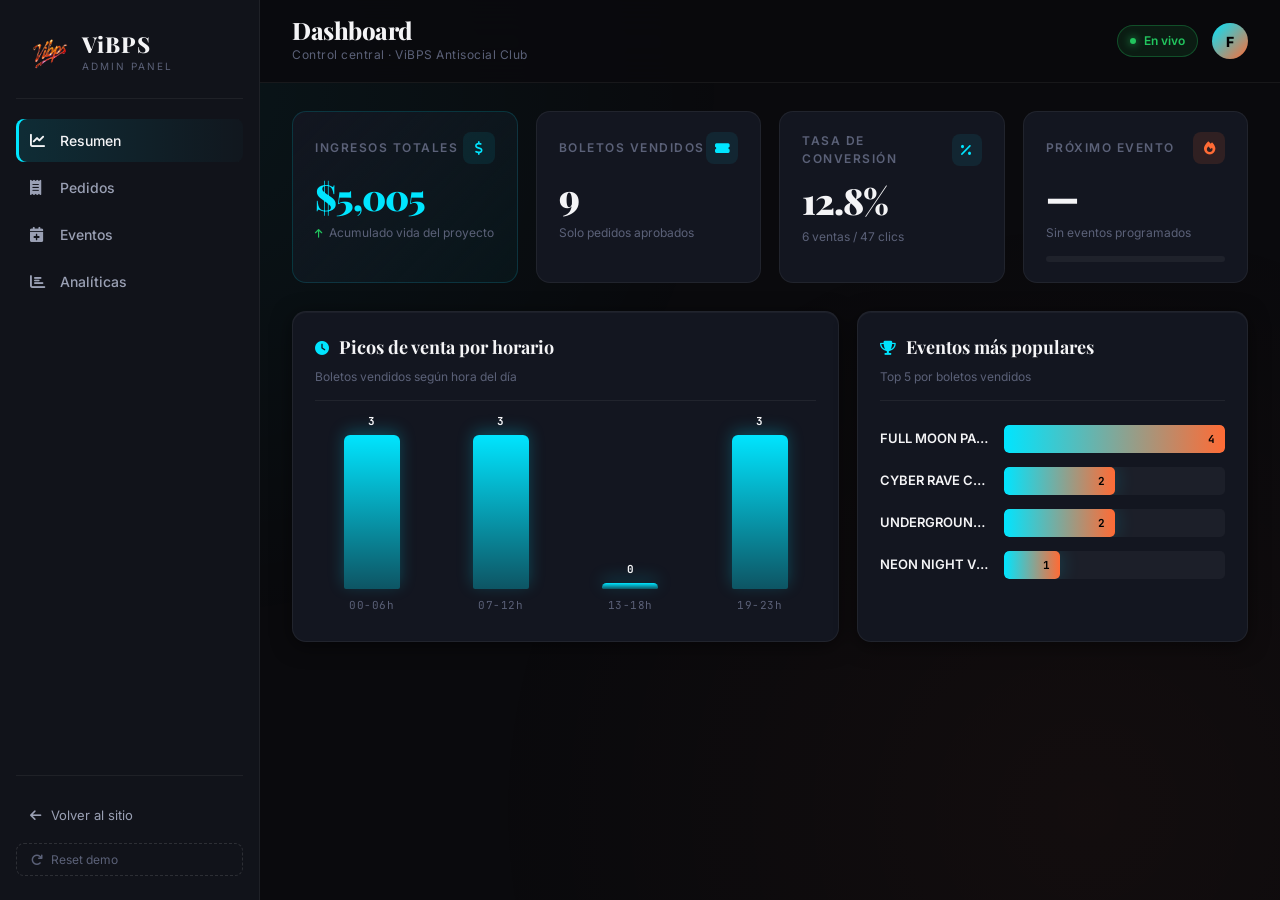
<file: admin.html>
<!DOCTYPE html>
<html lang="es">
<head>
    <meta charset="UTF-8">
    <meta name="viewport" content="width=device-width, initial-scale=1.0">
    <title>Admin Dashboard | ViBPS Antisocial Club</title>
    <link rel="preconnect" href="https://fonts.googleapis.com">
    <link rel="preconnect" href="https://fonts.gstatic.com" crossorigin>
    <link href="https://fonts.googleapis.com/css2?family=Inter:wght@400;500;600;700;800&family=JetBrains+Mono:wght@400;500;700&family=Playfair+Display:wght@700;900&display=swap" rel="stylesheet">
    <link rel="stylesheet" href="https://cdnjs.cloudflare.com/ajax/libs/font-awesome/6.4.0/css/all.min.css">
    <link rel="stylesheet" href="admin.css">
</head>
<body class="ad-body">

    <!-- ============================================================
         SIDEBAR
    ============================================================ -->
    <aside class="ad-sidebar" id="ad-sidebar">
        <div class="ad-brand">
            <img src="assets/images/logo-nuevo.png" alt="ViBPS">
            <div>
                <span class="ad-brand-name">ViBPS</span>
                <span class="ad-brand-tag">ADMIN PANEL</span>
            </div>
        </div>

        <nav class="ad-nav">
            <a href="#" class="ad-nav-link active" data-section="overview">
                <i class="fas fa-chart-line"></i> Resumen
            </a>
            <a href="#" class="ad-nav-link" data-section="pedidos">
                <i class="fas fa-receipt"></i> Pedidos
            </a>
            <a href="#" class="ad-nav-link" data-section="eventos">
                <i class="fas fa-calendar-plus"></i> Eventos
            </a>
            <a href="#" class="ad-nav-link" data-section="analytics">
                <i class="fas fa-chart-bar"></i> Analíticas
            </a>
        </nav>

        <div class="ad-sidebar-footer">
            <a href="index.html" class="ad-link-back">
                <i class="fas fa-arrow-left"></i> Volver al sitio
            </a>
            <button id="ad-reset-demo" class="ad-btn-ghost" title="Reiniciar datos demo">
                <i class="fas fa-redo"></i> Reset demo
            </button>
        </div>
    </aside>

    <!-- ============================================================
         MAIN
    ============================================================ -->
    <main class="ad-main">

        <!-- TOPBAR -->
        <header class="ad-topbar">
            <button class="ad-menu-toggle" id="ad-menu-toggle" aria-label="Menú">
                <i class="fas fa-bars"></i>
            </button>
            <div class="ad-topbar-info">
                <h1 class="ad-page-title">Dashboard</h1>
                <span class="ad-page-sub">Control central · ViBPS Antisocial Club</span>
            </div>
            <div class="ad-topbar-right">
                <div class="ad-status-pill">
                    <span class="ad-dot"></span> En vivo
                </div>
                <div class="ad-avatar">F</div>
            </div>
        </header>

        <!-- ============================================================
             SECTION: OVERVIEW (KPIs)
        ============================================================ -->
        <section class="ad-section active" id="section-overview">

            <div class="ad-kpis">
                <div class="ad-kpi ad-kpi-primary">
                    <div class="ad-kpi-head">
                        <span class="ad-kpi-label">Ingresos totales</span>
                        <i class="fas fa-dollar-sign ad-kpi-icon"></i>
                    </div>
                    <div class="ad-kpi-value" id="kpi-ingresos">$0</div>
                    <div class="ad-kpi-foot">
                        <i class="fas fa-arrow-up"></i> Acumulado vida del proyecto
                    </div>
                </div>

                <div class="ad-kpi">
                    <div class="ad-kpi-head">
                        <span class="ad-kpi-label">Boletos vendidos</span>
                        <i class="fas fa-ticket-alt ad-kpi-icon"></i>
                    </div>
                    <div class="ad-kpi-value" id="kpi-boletos">0</div>
                    <div class="ad-kpi-foot">Solo pedidos aprobados</div>
                </div>

                <div class="ad-kpi">
                    <div class="ad-kpi-head">
                        <span class="ad-kpi-label">Tasa de conversión</span>
                        <i class="fas fa-percentage ad-kpi-icon"></i>
                    </div>
                    <div class="ad-kpi-value" id="kpi-conversion">0%</div>
                    <div class="ad-kpi-foot" id="kpi-conversion-detail">0 ventas / 0 clics</div>
                </div>

                <div class="ad-kpi ad-kpi-event">
                    <div class="ad-kpi-head">
                        <span class="ad-kpi-label">Próximo evento</span>
                        <i class="fas fa-fire ad-kpi-icon"></i>
                    </div>
                    <div class="ad-kpi-value" id="kpi-evento">—</div>
                    <div class="ad-kpi-foot" id="kpi-evento-detail">Sin eventos programados</div>
                    <div class="ad-kpi-progress">
                        <div class="ad-kpi-progress-fill" id="kpi-evento-fill" style="width: 0%"></div>
                    </div>
                </div>
            </div>

            <!-- Resumen rápido: últimos pedidos + gráfica horas -->
            <div class="ad-overview-grid">
                <div class="ad-card ad-overview-chart">
                    <div class="ad-card-head">
                        <h2><i class="fas fa-clock"></i> Picos de venta por horario</h2>
                        <span class="ad-card-sub">Boletos vendidos según hora del día</span>
                    </div>
                    <div class="ad-chart-bars" id="ad-chart-horas"></div>
                </div>

                <div class="ad-card ad-overview-rank">
                    <div class="ad-card-head">
                        <h2><i class="fas fa-trophy"></i> Eventos más populares</h2>
                        <span class="ad-card-sub">Top 5 por boletos vendidos</span>
                    </div>
                    <div class="ad-chart-hbars" id="ad-chart-eventos"></div>
                </div>
            </div>
        </section>

        <!-- ============================================================
             SECTION: PEDIDOS
        ============================================================ -->
        <section class="ad-section" id="section-pedidos">
            <div class="ad-card">
                <div class="ad-card-head">
                    <h2><i class="fas fa-receipt"></i> Pedidos</h2>
                    <span class="ad-card-sub">Mostrando <strong id="ad-pedidos-count">0</strong> resultados</span>
                </div>

                <div class="ad-table-toolbar">
                    <div class="ad-tabs">
                        <button class="ad-tab active" data-filter="all">Todos</button>
                        <button class="ad-tab" data-filter="aprobado">Aprobados</button>
                        <button class="ad-tab" data-filter="pendiente">Pendientes</button>
                        <button class="ad-tab" data-filter="cancelado">Cancelados</button>
                    </div>
                    <div class="ad-search">
                        <i class="fas fa-search"></i>
                        <input type="search" id="ad-search" placeholder="Buscar por ID, cliente o evento...">
                    </div>
                </div>

                <div class="ad-table-wrap">
                    <table class="ad-table">
                        <thead>
                            <tr>
                                <th>ID Pedido</th>
                                <th>Cliente</th>
                                <th>Evento</th>
                                <th class="ad-center">Cant.</th>
                                <th>Total</th>
                                <th>Estado</th>
                                <th>Fecha</th>
                                <th class="ad-center">Acciones</th>
                            </tr>
                        </thead>
                        <tbody id="ad-pedidos-body"></tbody>
                    </table>
                    <p class="ad-empty" id="ad-pedidos-empty" style="display:none;">No hay ventas registradas.</p>
                </div>
            </div>
        </section>

        <!-- ============================================================
             SECTION: EVENTOS (creador)
        ============================================================ -->
        <section class="ad-section" id="section-eventos">

            <div class="ad-eventos-grid">

                <div class="ad-card">
                    <div class="ad-card-head">
                        <h2><i class="fas fa-calendar-plus"></i> Publicar nuevo evento</h2>
                        <span class="ad-card-sub">Aparecerá automáticamente en preventas.html</span>
                    </div>
                    <form id="ad-event-form" class="ad-form" novalidate>
                        <div class="ad-form-group">
                            <label for="ev-nombre">Nombre del evento *</label>
                            <input type="text" id="ev-nombre" name="nombre" placeholder="Ej. Neon Night Vol. 5" required>
                        </div>
                        <div class="ad-form-row">
                            <div class="ad-form-group">
                                <label for="ev-fecha">Fecha *</label>
                                <input type="date" id="ev-fecha" name="fecha" required>
                            </div>
                            <div class="ad-form-group">
                                <label for="ev-estado">Fase de venta</label>
                                <select id="ev-estado" name="estado">
                                    <option value="early">Early Bird</option>
                                    <option value="fase1" selected>Fase 1</option>
                                    <option value="last">Últimos cupos</option>
                                    <option value="general">General</option>
                                </select>
                            </div>
                        </div>
                        <div class="ad-form-row">
                            <div class="ad-form-group">
                                <label for="ev-precio">Precio por boleto (MXN) *</label>
                                <input type="number" id="ev-precio" name="precio" min="0" step="50" placeholder="450" required>
                            </div>
                            <div class="ad-form-group">
                                <label for="ev-cupos">Cupos totales *</label>
                                <input type="number" id="ev-cupos" name="cupos" min="1" placeholder="200" required>
                            </div>
                        </div>
                        <div class="ad-form-group">
                            <label for="ev-venue">Venue / Locación</label>
                            <input type="text" id="ev-venue" name="venue" placeholder="Ej. Terraza Roma Norte · DJ Set Live">
                        </div>
                        <div class="ad-form-group">
                            <label for="ev-imagen">Imagen de portada (URL)</label>
                            <input type="url" id="ev-imagen" name="imagen" placeholder="https://...">
                        </div>
                        <div class="ad-form-group">
                            <label for="ev-descripcion">Descripción</label>
                            <textarea id="ev-descripcion" name="descripcion" rows="3" placeholder="Detalles del evento..."></textarea>
                        </div>
                        <button type="submit" class="ad-btn-primary">
                            <i class="fas fa-rocket"></i> Publicar evento
                        </button>
                    </form>
                </div>

                <div class="ad-card">
                    <div class="ad-card-head">
                        <h2><i class="fas fa-list"></i> Eventos publicados</h2>
                        <span class="ad-card-sub">Gestiona tus eventos personalizados</span>
                    </div>
                    <div id="ad-eventos-list" class="ad-eventos-list"></div>
                </div>

            </div>
        </section>

        <!-- ============================================================
             SECTION: ANALYTICS
        ============================================================ -->
        <section class="ad-section" id="section-analytics">
            <div class="ad-overview-grid">
                <div class="ad-card ad-overview-chart">
                    <div class="ad-card-head">
                        <h2><i class="fas fa-clock"></i> Picos de venta por horario</h2>
                        <span class="ad-card-sub">Boletos vendidos según hora del día</span>
                    </div>
                    <div class="ad-chart-bars" id="ad-chart-horas-2"></div>
                </div>
                <div class="ad-card ad-overview-rank">
                    <div class="ad-card-head">
                        <h2><i class="fas fa-trophy"></i> Ranking de eventos</h2>
                        <span class="ad-card-sub">Por boletos vendidos</span>
                    </div>
                    <div class="ad-chart-hbars" id="ad-chart-eventos-2"></div>
                </div>
            </div>
        </section>

    </main>

    <!-- ============================================================
         MODAL DETALLE PEDIDO
    ============================================================ -->
    <div class="ad-modal" id="ad-detail-modal" aria-hidden="true">
        <div class="ad-modal-card">
            <button class="ad-modal-close" id="ad-detail-close" aria-label="Cerrar">&times;</button>
            <div class="ad-modal-body"></div>
        </div>
    </div>

    <script src="checkout.js"></script>
    <script src="admin.js"></script>
</body>
</html>
</file>
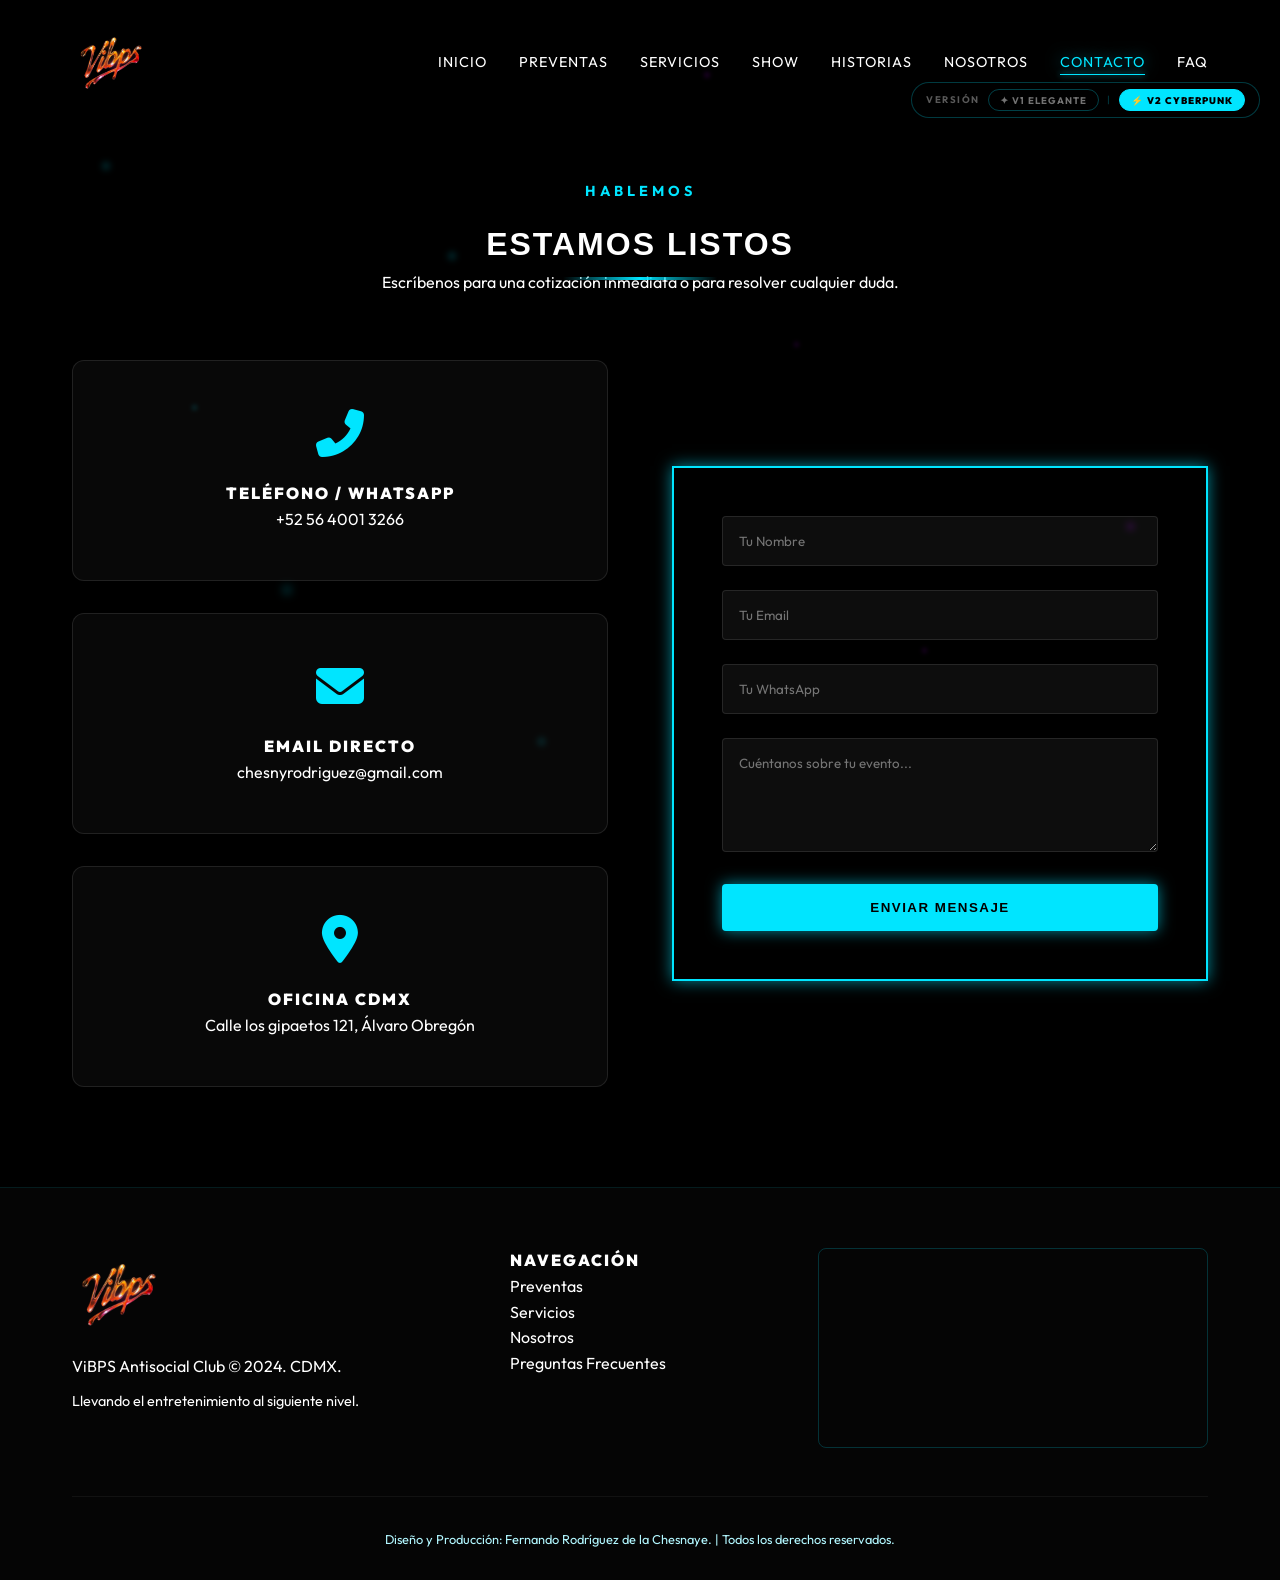
<file: contacto.html>
<!DOCTYPE html>
<html lang="es">
<head>
    <meta charset="UTF-8">
    <meta name="viewport" content="width=device-width, initial-scale=1.0">
    <title>Contacto | ViBPS Antisocial Club</title>
    <link rel="preconnect" href="https://fonts.googleapis.com">
    <link rel="preconnect" href="https://fonts.gstatic.com" crossorigin>
    <link href="https://fonts.googleapis.com/css2?family=Outfit:wght@300;400;700;900&display=swap" rel="stylesheet">
    <link rel="stylesheet" href="https://cdnjs.cloudflare.com/ajax/libs/font-awesome/6.4.0/css/all.min.css">
    <link rel="stylesheet" href="style.css">
</head>
<body>

    <header id="main-header" class="scrolled">
        <div class="container">
            <div class="logo">
                <a href="index.html">
                    <img src="assets/images/logo-nuevo.png" alt="ViBPS Logo" style="height: 75px; display: inline-block; vertical-align: middle;">
                </a>
            </div>
            <nav id="nav-menu">
                <button class="nav-close" id="nav-close" aria-label="Cerrar menu"><i class="fas fa-times"></i></button>
                <ul>
                    <li><a href="index.html">Inicio</a></li>
                    <li><a href="preventas.html">Preventas</a></li>
                    <li><a href="servicios.html">Servicios</a></li>
                    <li><a href="entretenimiento.html">Show</a></li>
                    <li><a href="historias.html">Historias</a></li>
                    <li><a href="nosotros.html">Nosotros</a></li>
                    <li><a href="contacto.html" class="active">Contacto</a></li>
                    <li><a href="faq.html">FAQ</a></li>
                </ul>
            </nav>
            <div class="menu-toggle" id="mobile-menu">
                <i class="fas fa-bars"></i>
            </div>
        </div>
    </header>

    <section class="section-padding" style="margin-top: 80px;">
        <div class="container">
            <div class="section-header reveal">
                <span class="tagline">HABLEMOS</span>
                <h2>ESTAMOS LISTOS</h2>
                <p>Escríbenos para una cotización inmediata o para resolver cualquier duda.</p>
            </div>

            <div class="grid-2 reveal">
                <div class="contact-info">
                    <div class="info-card neon-card">
                        <i class="fas fa-phone-alt"></i>
                        <h4>Teléfono / WhatsApp</h4>
                        <p>+52 56 4001 3266</p>
                    </div>
                    <div class="info-card neon-card" style="margin-top: 2rem;">
                        <i class="fas fa-envelope"></i>
                        <h4>Email Directo</h4>
                        <p>chesnyrodriguez@gmail.com</p>
                    </div>
                    <div class="info-card neon-card" style="margin-top: 2rem;">
                        <i class="fas fa-map-marker-alt"></i>
                        <h4>Oficina CDMX</h4>
                        <p>Calle los gipaetos 121, Álvaro Obregón</p>
                    </div>
                </div>
                <div class="contact-form-container neon-border">
                    <form id="vibps-contact">
                        <div class="form-group">
                            <input type="text" placeholder="Tu Nombre" required>
                        </div>
                        <div class="form-group">
                            <input type="email" placeholder="Tu Email" required>
                        </div>
                        <div class="form-group">
                            <input type="tel" placeholder="Tu WhatsApp" required>
                        </div>
                        <div class="form-group">
                            <textarea placeholder="Cuéntanos sobre tu evento..." rows="5" required></textarea>
                        </div>
                        <button type="submit" class="btn btn-primary full-width">ENVIAR MENSAJE</button>
                    </form>
                </div>
            </div>
        </div>
    </section>

    <footer>
        <div class="container">
            <div class="footer-grid">
                <div class="footer-logo">
                    <img src="assets/images/logo-nuevo.png" alt="ViBPS Logo">
                    <p>ViBPS Antisocial Club &copy; 2024. CDMX.</p>
                    <p style="font-size: 0.9rem; margin-top: 10px;">Llevando el entretenimiento al siguiente nivel.</p>
                </div>
                <div class="footer-links">
                    <h4>Navegación</h4>
                    <ul>
                        <li><a href="preventas.html">Preventas</a></li>
                        <li><a href="servicios.html">Servicios</a></li>
                        <li><a href="nosotros.html">Nosotros</a></li>
                        <li><a href="faq.html">Preguntas Frecuentes</a></li>
                    </ul>
                </div>
                <div class="footer-map">
                    <iframe src="https://www.google.com/maps/embed?pb=!1m18!1m12!1m3!1d3764.552467362!2d-99.2081!3d19.3400!2m3!1f0!2f0!3f0!3m2!1i1024!2i768!4f13.1!3m3!1m2!1s0x85d201!2sCalle%20los%20gipaetos%20121%2C%20%C3%81lvaro%20Obreg%C3%B3n%2C%20Ciudad%20de%20M%C3%A9xico!5e0!3m2!1ses!2smx!4v1715525000000" width="600" height="450" style="border:0;" allowfullscreen="" loading="lazy" referrerpolicy="no-referrer-when-downgrade"></iframe>
                </div>
            </div>
            <div class="footer-bottom">
                <p>Diseño y Producción: Fernando Rodríguez de la Chesnaye. | Todos los derechos reservados.</p>
            </div>
        </div>
    </footer>

    <script src="main.js"></script>
</body>
</html>
</file>
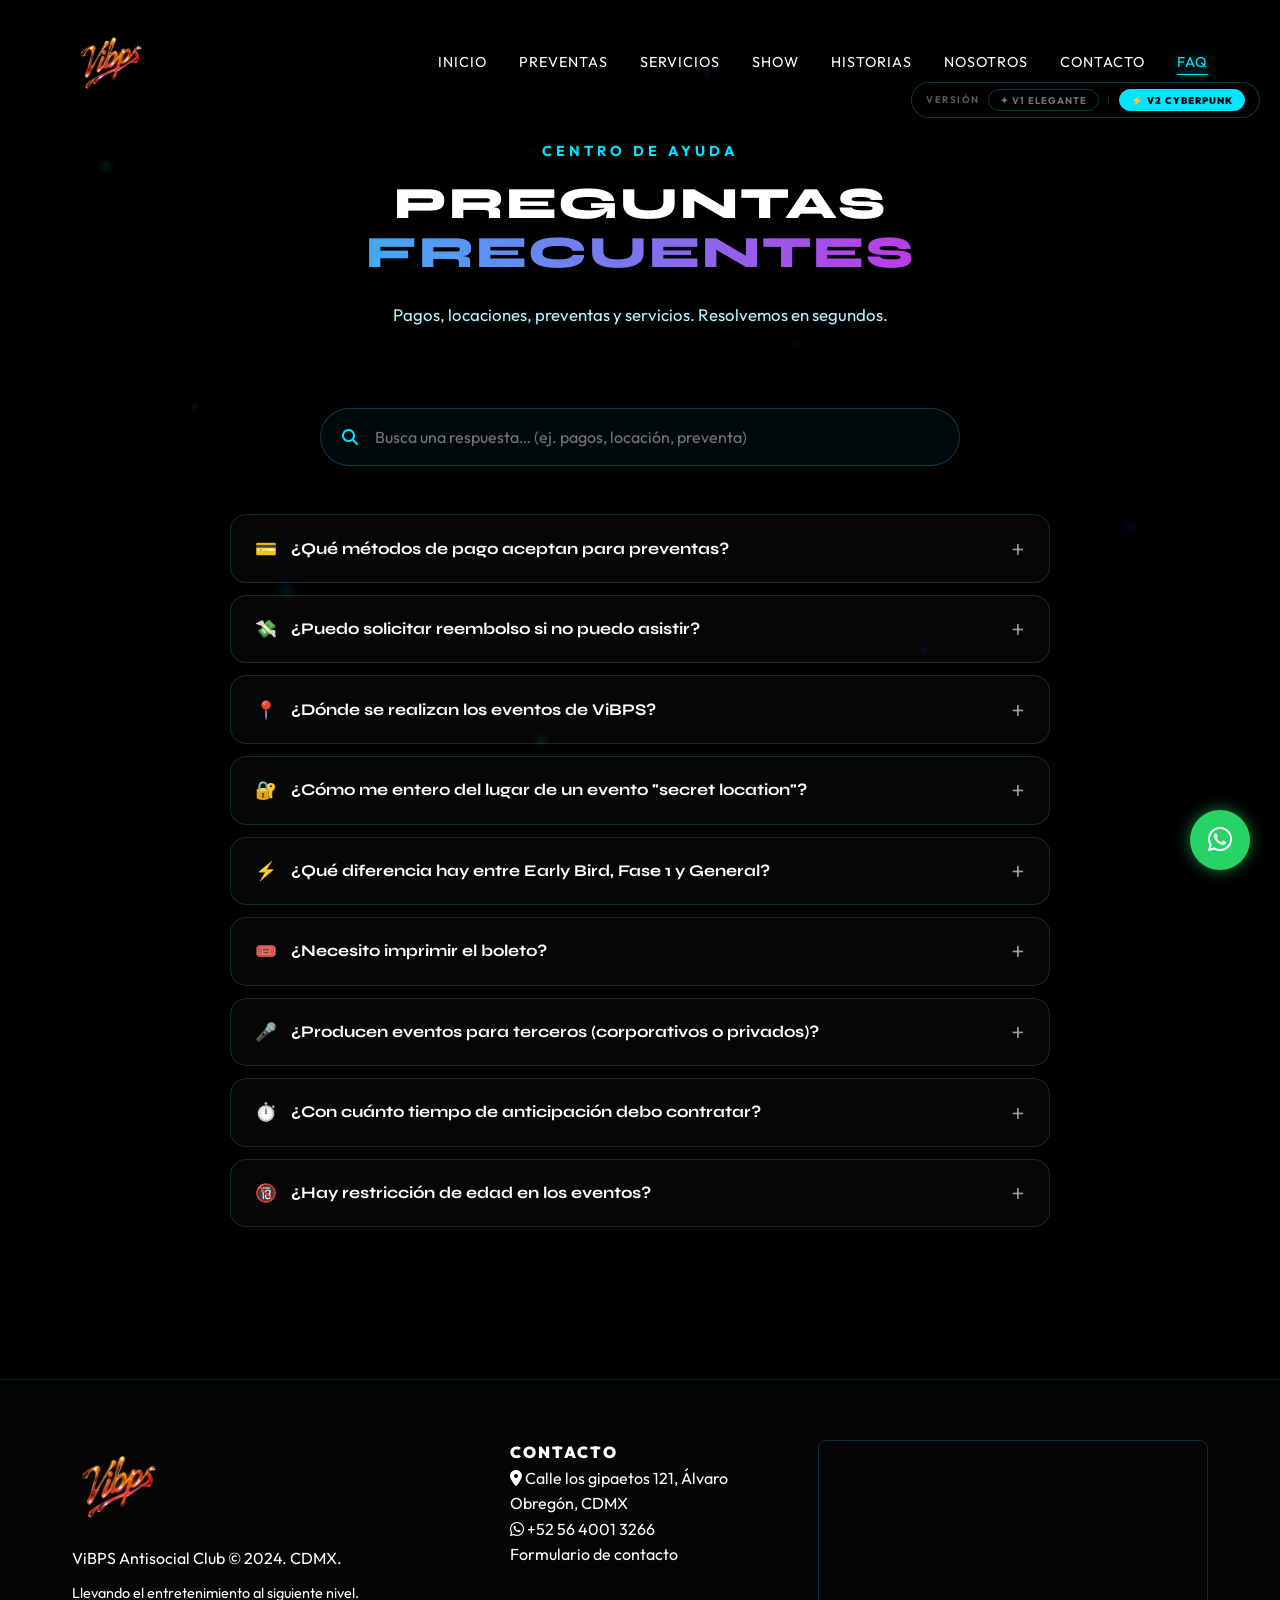
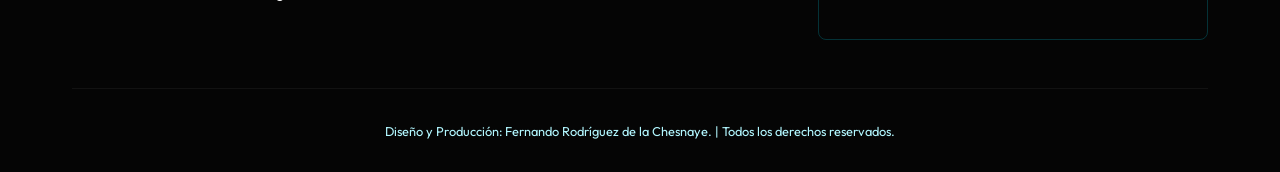
<file: faq.html>
<!DOCTYPE html>
<html lang="es">
<head>
    <meta charset="UTF-8">
    <meta name="viewport" content="width=device-width, initial-scale=1.0">
    <title>Preguntas Frecuentes | ViBPS Antisocial Club</title>
    <link rel="preconnect" href="https://fonts.googleapis.com">
    <link rel="preconnect" href="https://fonts.gstatic.com" crossorigin>
    <link href="https://fonts.googleapis.com/css2?family=Outfit:wght@300;400;700;900&family=Playfair+Display:ital,wght@0,400;0,700;0,900;1,400&family=Syne:wght@400;600;700;800&display=swap" rel="stylesheet">
    <link rel="stylesheet" href="https://cdnjs.cloudflare.com/ajax/libs/font-awesome/6.4.0/css/all.min.css">
    <link rel="stylesheet" href="style.css">
</head>
<body>

    <header id="main-header" class="scrolled">
        <div class="container">
            <div class="logo">
                <a href="index.html">
                    <img src="assets/images/logo-nuevo.png" alt="ViBPS Logo" style="height: 75px; display: inline-block; vertical-align: middle;">
                </a>
            </div>
            <nav id="nav-menu">
                <button class="nav-close" id="nav-close" aria-label="Cerrar menú"><i class="fas fa-times"></i></button>
                <ul>
                    <li><a href="index.html">Inicio</a></li>
                    <li><a href="preventas.html">Preventas</a></li>
                    <li><a href="servicios.html">Servicios</a></li>
                    <li><a href="entretenimiento.html">Show</a></li>
                    <li><a href="historias.html">Historias</a></li>
                    <li><a href="nosotros.html">Nosotros</a></li>
                    <li><a href="contacto.html">Contacto</a></li>
                    <li><a href="faq.html" class="active">FAQ</a></li>
                </ul>
            </nav>
            <div class="menu-toggle" id="mobile-menu">
                <i class="fas fa-bars"></i>
            </div>
        </div>
    </header>

    <section class="faq-hero">
        <div class="container reveal">
            <span class="tagline">CENTRO DE AYUDA</span>
            <h1 class="faq-title">
                <span class="t-line">PREGUNTAS</span>
                <span class="t-accent">FRECUENTES</span>
            </h1>
            <p class="faq-subtitle">Pagos, locaciones, preventas y servicios. Resolvemos en segundos.</p>
        </div>
    </section>

    <section class="faq-section">
        <div class="container">

            <!-- Buscador predictivo (V2) -->
            <div class="faq-search-wrap reveal">
                <i class="fas fa-search"></i>
                <input type="search" id="faq-search" placeholder="Busca una respuesta… (ej. pagos, locación, preventa)">
                <span class="faq-search-count" id="faq-search-count"></span>
            </div>

            <div class="faq-list reveal" id="faq-list">

                <details class="faq-item" data-cat="pagos">
                    <summary>
                        <span class="faq-icon">💳</span>
                        <span class="faq-q">¿Qué métodos de pago aceptan para preventas?</span>
                        <span class="faq-plus">+</span>
                    </summary>
                    <div class="faq-answer">
                        <p>Aceptamos tarjetas Visa, Mastercard y American Express, así como transferencia SPEI directa. Para eventos corporativos manejamos facturación con CFDI 4.0 y pagos a 30 días previo contrato.</p>
                    </div>
                </details>

                <details class="faq-item" data-cat="pagos">
                    <summary>
                        <span class="faq-icon">💸</span>
                        <span class="faq-q">¿Puedo solicitar reembolso si no puedo asistir?</span>
                        <span class="faq-plus">+</span>
                    </summary>
                    <div class="faq-answer">
                        <p>Los boletos en preventa son no reembolsables, pero sí transferibles. Puedes ceder tu acceso a otra persona enviándonos su nombre completo con 24 horas de anticipación a chesnyrodriguez@gmail.com.</p>
                    </div>
                </details>

                <details class="faq-item" data-cat="locaciones">
                    <summary>
                        <span class="faq-icon">📍</span>
                        <span class="faq-q">¿Dónde se realizan los eventos de ViBPS?</span>
                        <span class="faq-plus">+</span>
                    </summary>
                    <div class="faq-answer">
                        <p>Operamos en venues curados de CDMX (Roma, Condesa, Polanco, Reforma y locaciones secretas). Para eventos corporativos producimos en cualquier ciudad de México con nuestro equipo móvil completo.</p>
                    </div>
                </details>

                <details class="faq-item" data-cat="locaciones">
                    <summary>
                        <span class="faq-icon">🔐</span>
                        <span class="faq-q">¿Cómo me entero del lugar de un evento "secret location"?</span>
                        <span class="faq-plus">+</span>
                    </summary>
                    <div class="faq-answer">
                        <p>Recibirás la ubicación exacta vía WhatsApp 4 horas antes del evento, junto con instrucciones de acceso y código QR personal. Solo los compradores confirmados acceden a esta información.</p>
                    </div>
                </details>

                <details class="faq-item" data-cat="preventas">
                    <summary>
                        <span class="faq-icon">⚡</span>
                        <span class="faq-q">¿Qué diferencia hay entre Early Bird, Fase 1 y General?</span>
                        <span class="faq-plus">+</span>
                    </summary>
                    <div class="faq-answer">
                        <p>Early Bird es la primera capa con descuento (limitada a 50 cupos). Fase 1 es la preventa regular con precio intermedio. General se libera 7 días antes del evento al precio puerta. Comprar Early Bird ahorra hasta un 40%.</p>
                    </div>
                </details>

                <details class="faq-item" data-cat="preventas">
                    <summary>
                        <span class="faq-icon">🎟️</span>
                        <span class="faq-q">¿Necesito imprimir el boleto?</span>
                        <span class="faq-plus">+</span>
                    </summary>
                    <div class="faq-answer">
                        <p>No, basta con tu QR digital en el celular. Lo recibirás por email y por WhatsApp inmediatamente después de la compra. Llevar identificación oficial es obligatorio.</p>
                    </div>
                </details>

                <details class="faq-item" data-cat="servicios">
                    <summary>
                        <span class="faq-icon">🎤</span>
                        <span class="faq-q">¿Producen eventos para terceros (corporativos o privados)?</span>
                        <span class="faq-plus">+</span>
                    </summary>
                    <div class="faq-answer">
                        <p>Sí. Diseñamos y producimos eventos llave en mano: lanzamientos de marca, galas, aniversarios, conciertos privados, fiestas temáticas. Cotiza tu evento en la sección de Servicios o por WhatsApp directo al +52 56 4001 3266.</p>
                    </div>
                </details>

                <details class="faq-item" data-cat="servicios">
                    <summary>
                        <span class="faq-icon">⏱️</span>
                        <span class="faq-q">¿Con cuánto tiempo de anticipación debo contratar?</span>
                        <span class="faq-plus">+</span>
                    </summary>
                    <div class="faq-answer">
                        <p>Mínimo 6 semanas para eventos de hasta 300 personas; 3 meses para producciones mayores. Para galas de fin de año, recomendamos reservar con 6 meses de anticipación. Casos urgentes se evalúan por disponibilidad.</p>
                    </div>
                </details>

                <details class="faq-item" data-cat="general">
                    <summary>
                        <span class="faq-icon">🔞</span>
                        <span class="faq-q">¿Hay restricción de edad en los eventos?</span>
                        <span class="faq-plus">+</span>
                    </summary>
                    <div class="faq-answer">
                        <p>Todos los eventos públicos de ViBPS son +18, con identificación oficial obligatoria en el acceso. Eventos corporativos y privados se ajustan a las políticas del cliente.</p>
                    </div>
                </details>

            </div>

            <p class="faq-empty" id="faq-empty" style="display:none;">No encontramos respuestas para esa búsqueda. Escríbenos por WhatsApp.</p>
        </div>
    </section>

    <footer>
        <div class="container">
            <div class="footer-grid">
                <div class="footer-logo">
                    <img src="assets/images/logo-nuevo.png" alt="ViBPS Logo">
                    <p>ViBPS Antisocial Club &copy; 2024. CDMX.</p>
                    <p style="font-size: 0.9rem; margin-top: 10px;">Llevando el entretenimiento al siguiente nivel.</p>
                </div>
                <div class="footer-links">
                    <h4>Contacto</h4>
                    <ul>
                        <li><i class="fas fa-map-marker-alt"></i> Calle los gipaetos 121, Álvaro Obregón, CDMX</li>
                        <li><i class="fab fa-whatsapp"></i> +52 56 4001 3266</li>
                        <li><a href="contacto.html">Formulario de contacto</a></li>
                    </ul>
                </div>
                <div class="footer-map">
                    <iframe src="https://www.google.com/maps/embed?pb=!1m18!1m12!1m3!1d3764.552467362!2d-99.2081!3d19.3400!2m3!1f0!2f0!3f0!3m2!1i1024!2i768!4f13.1!3m3!1m2!1s0x85d201!2sCalle%20los%20gipaetos%20121%2C%20%C3%81lvaro%20Obreg%C3%B3n%2C%20Ciudad%20de%20M%C3%A9xico!5e0!3m2!1ses!2smx!4v1715525000000" width="600" height="450" style="border:0;" allowfullscreen="" loading="lazy" referrerpolicy="no-referrer-when-downgrade"></iframe>
                </div>
            </div>
            <div class="footer-bottom">
                <p>Diseño y Producción: Fernando Rodríguez de la Chesnaye. | Todos los derechos reservados.</p>
            </div>
        </div>
    </footer>

    <a href="https://wa.me/525640013266?text=Hola,%20tengo%20una%20pregunta%20que%20no%20vi%20en%20FAQ" class="whatsapp-float" target="_blank">
        <i class="fab fa-whatsapp"></i>
        <span class="wa-text">¡Chatea con nosotros!</span>
    </a>

    <script src="main.js"></script>
</body>
</html>
</file>
<file: admin.css>
/* ============================================================
   ViBPS ADMIN DASHBOARD · STYLES
   Dark · Data-driven · Premium · Responsive
   ============================================================ */

/* ----------- Reset & Vars ----------- */
* { box-sizing: border-box; margin: 0; padding: 0; }

:root {
    --ad-bg: #0a0a0d;
    --ad-bg-2: #11131a;
    --ad-bg-3: #161922;
    --ad-bg-card: #131620;
    --ad-border: rgba(255,255,255,0.06);
    --ad-border-strong: rgba(255,255,255,0.12);
    --ad-text: #f4f4f6;
    --ad-text-soft: #9aa0b4;
    --ad-text-muted: #5b6178;
    --ad-accent: #00E5FF;
    --ad-accent-2: #FF6B35;
    --ad-success: #22c55e;
    --ad-warn: #f59e0b;
    --ad-danger: #ef4444;
    --ad-mp-blue: #009EE3;
    --ad-font-sans: 'Inter', system-ui, -apple-system, sans-serif;
    --ad-font-serif: 'Playfair Display', serif;
    --ad-font-mono: 'JetBrains Mono', 'Menlo', monospace;
    --ad-radius: 14px;
    --ad-radius-sm: 8px;
    --ad-shadow: 0 4px 20px rgba(0,0,0,0.5), 0 1px 0 rgba(255,255,255,0.04) inset;
    --ad-trans: 0.25s cubic-bezier(0.4, 0, 0.2, 1);
}

html, body { height: 100%; }
body.ad-body {
    font-family: var(--ad-font-sans);
    background: var(--ad-bg);
    color: var(--ad-text);
    font-size: 14px;
    line-height: 1.5;
    -webkit-font-smoothing: antialiased;
    overflow-x: hidden;
}

/* Background pattern */
body.ad-body::before {
    content: '';
    position: fixed;
    inset: 0;
    background:
        radial-gradient(circle at 15% 10%, rgba(0,229,255,0.05), transparent 40%),
        radial-gradient(circle at 85% 90%, rgba(255,107,53,0.04), transparent 45%);
    pointer-events: none;
    z-index: 0;
}

a { color: inherit; text-decoration: none; }
button { font-family: inherit; cursor: pointer; border: none; background: none; color: inherit; }

/* ============================================================
   SIDEBAR
============================================================ */
.ad-sidebar {
    position: fixed;
    top: 0; left: 0;
    width: 260px;
    height: 100vh;
    background: var(--ad-bg-2);
    border-right: 1px solid var(--ad-border);
    display: flex;
    flex-direction: column;
    padding: 24px 16px;
    z-index: 100;
}

.ad-brand {
    display: flex;
    align-items: center;
    gap: 12px;
    padding: 8px 12px 24px;
    border-bottom: 1px solid var(--ad-border);
    margin-bottom: 20px;
}
.ad-brand img { width: 42px; height: 42px; object-fit: contain; }
.ad-brand-name {
    display: block;
    font-family: var(--ad-font-serif);
    font-size: 22px;
    font-weight: 800;
    letter-spacing: 1px;
    line-height: 1;
}
.ad-brand-tag {
    display: block;
    font-size: 10px;
    color: var(--ad-text-muted);
    letter-spacing: 2px;
    margin-top: 4px;
}

.ad-nav {
    display: flex;
    flex-direction: column;
    gap: 4px;
    flex: 1;
}
.ad-nav-link {
    display: flex;
    align-items: center;
    gap: 12px;
    padding: 11px 14px;
    border-radius: var(--ad-radius-sm);
    color: var(--ad-text-soft);
    font-weight: 500;
    font-size: 14px;
    transition: var(--ad-trans);
}
.ad-nav-link i { width: 18px; font-size: 15px; }
.ad-nav-link:hover {
    color: var(--ad-text);
    background: rgba(255,255,255,0.03);
}
.ad-nav-link.active {
    color: var(--ad-text);
    background: linear-gradient(90deg, rgba(0,229,255,0.12), rgba(0,229,255,0.02));
    box-shadow: inset 3px 0 0 var(--ad-accent);
}

.ad-sidebar-footer {
    display: flex;
    flex-direction: column;
    gap: 8px;
    padding-top: 20px;
    border-top: 1px solid var(--ad-border);
}
.ad-link-back {
    display: flex;
    align-items: center;
    gap: 10px;
    padding: 10px 14px;
    border-radius: var(--ad-radius-sm);
    color: var(--ad-text-soft);
    font-size: 13px;
    transition: var(--ad-trans);
}
.ad-link-back:hover { color: var(--ad-text); background: rgba(255,255,255,0.04); }

.ad-btn-ghost {
    display: flex;
    align-items: center;
    gap: 8px;
    padding: 8px 14px;
    border-radius: var(--ad-radius-sm);
    color: var(--ad-text-muted);
    font-size: 12px;
    border: 1px dashed var(--ad-border-strong);
    transition: var(--ad-trans);
}
.ad-btn-ghost:hover { color: var(--ad-danger); border-color: var(--ad-danger); }

/* ============================================================
   MAIN
============================================================ */
.ad-main {
    margin-left: 260px;
    min-height: 100vh;
    padding: 0;
    position: relative;
    z-index: 1;
}

/* TOPBAR */
.ad-topbar {
    position: sticky;
    top: 0;
    z-index: 50;
    display: flex;
    align-items: center;
    gap: 16px;
    padding: 18px 32px;
    background: rgba(10,10,13,0.85);
    backdrop-filter: blur(20px);
    border-bottom: 1px solid var(--ad-border);
}
.ad-menu-toggle { display: none; font-size: 20px; padding: 8px; }
.ad-topbar-info { flex: 1; }
.ad-page-title {
    font-family: var(--ad-font-serif);
    font-size: 24px;
    font-weight: 800;
    line-height: 1;
    letter-spacing: -0.5px;
}
.ad-page-sub {
    display: block;
    font-size: 12px;
    color: var(--ad-text-muted);
    margin-top: 4px;
    letter-spacing: 0.5px;
}
.ad-topbar-right {
    display: flex;
    align-items: center;
    gap: 14px;
}
.ad-status-pill {
    display: flex;
    align-items: center;
    gap: 8px;
    padding: 6px 12px;
    background: rgba(34, 197, 94, 0.1);
    border: 1px solid rgba(34, 197, 94, 0.3);
    border-radius: 30px;
    font-size: 12px;
    font-weight: 600;
    color: var(--ad-success);
}
.ad-dot {
    width: 6px; height: 6px;
    border-radius: 50%;
    background: var(--ad-success);
    box-shadow: 0 0 8px var(--ad-success);
    animation: ad-pulse 1.8s infinite;
}
@keyframes ad-pulse {
    0%, 100% { opacity: 1; }
    50% { opacity: 0.4; }
}
.ad-avatar {
    width: 36px; height: 36px;
    border-radius: 50%;
    background: linear-gradient(135deg, var(--ad-accent), var(--ad-accent-2));
    color: #000;
    font-weight: 800;
    display: flex;
    align-items: center;
    justify-content: center;
    font-size: 14px;
}

/* SECTIONS */
.ad-section {
    display: none;
    padding: 28px 32px 60px;
    animation: ad-fade 0.3s ease;
}
.ad-section.active { display: block; }
@keyframes ad-fade {
    from { opacity: 0; transform: translateY(8px); }
    to { opacity: 1; transform: translateY(0); }
}

/* ============================================================
   KPIs
============================================================ */
.ad-kpis {
    display: grid;
    grid-template-columns: repeat(4, 1fr);
    gap: 18px;
    margin-bottom: 28px;
}

.ad-kpi {
    background: var(--ad-bg-card);
    border: 1px solid var(--ad-border);
    border-radius: var(--ad-radius);
    padding: 20px 22px;
    transition: var(--ad-trans);
    position: relative;
    overflow: hidden;
}
.ad-kpi::before {
    content: '';
    position: absolute;
    top: 0; left: 0;
    width: 100%; height: 3px;
    background: linear-gradient(90deg, transparent, var(--ad-accent), transparent);
    opacity: 0;
    transition: opacity 0.3s;
}
.ad-kpi:hover { transform: translateY(-2px); border-color: var(--ad-border-strong); }
.ad-kpi:hover::before { opacity: 1; }

.ad-kpi-head {
    display: flex;
    align-items: center;
    justify-content: space-between;
    margin-bottom: 14px;
}
.ad-kpi-label {
    font-size: 12px;
    color: var(--ad-text-muted);
    text-transform: uppercase;
    letter-spacing: 1.5px;
    font-weight: 600;
}
.ad-kpi-icon {
    width: 32px; height: 32px;
    background: rgba(0,229,255,0.08);
    color: var(--ad-accent);
    border-radius: 8px;
    display: flex;
    align-items: center;
    justify-content: center;
    font-size: 13px;
}

.ad-kpi-value {
    font-family: var(--ad-font-serif);
    font-size: 36px;
    font-weight: 900;
    line-height: 1;
    letter-spacing: -1px;
    margin-bottom: 10px;
}
.ad-kpi-foot {
    font-size: 12px;
    color: var(--ad-text-muted);
    display: flex;
    align-items: center;
    gap: 6px;
}
.ad-kpi-foot i { color: var(--ad-success); font-size: 10px; }

.ad-kpi-primary {
    background: linear-gradient(135deg, var(--ad-bg-card), rgba(0,229,255,0.04));
    border-color: rgba(0,229,255,0.15);
}
.ad-kpi-primary .ad-kpi-value { color: var(--ad-accent); }

.ad-kpi-event .ad-kpi-icon {
    background: rgba(255,107,53,0.12);
    color: var(--ad-accent-2);
}
.ad-kpi-progress {
    margin-top: 14px;
    height: 6px;
    background: rgba(255,255,255,0.05);
    border-radius: 3px;
    overflow: hidden;
}
.ad-kpi-progress-fill {
    height: 100%;
    background: linear-gradient(90deg, var(--ad-accent-2), #ffb84d);
    border-radius: 3px;
    transition: width 0.8s cubic-bezier(0.16, 1, 0.3, 1);
}

/* ============================================================
   OVERVIEW GRID
============================================================ */
.ad-overview-grid {
    display: grid;
    grid-template-columns: 1.4fr 1fr;
    gap: 18px;
}

.ad-card {
    background: var(--ad-bg-card);
    border: 1px solid var(--ad-border);
    border-radius: var(--ad-radius);
    padding: 22px;
    box-shadow: var(--ad-shadow);
}
.ad-card-head {
    margin-bottom: 18px;
    padding-bottom: 14px;
    border-bottom: 1px solid var(--ad-border);
}
.ad-card-head h2 {
    font-family: var(--ad-font-serif);
    font-size: 18px;
    font-weight: 700;
    display: flex;
    align-items: center;
    gap: 10px;
    margin-bottom: 4px;
}
.ad-card-head h2 i { color: var(--ad-accent); font-size: 14px; }
.ad-card-sub {
    font-size: 12px;
    color: var(--ad-text-muted);
}
.ad-card-sub strong { color: var(--ad-text); }

/* ============================================================
   CHARTS (CSS puro)
============================================================ */
.ad-chart-bars {
    display: flex;
    align-items: flex-end;
    justify-content: space-around;
    height: 200px;
    padding: 16px 0 6px;
    gap: 16px;
}
.ad-bar-item {
    flex: 1;
    display: flex;
    flex-direction: column;
    align-items: center;
    gap: 8px;
    height: 100%;
}
.ad-bar-wrap {
    flex: 1;
    width: 100%;
    display: flex;
    align-items: flex-end;
    justify-content: center;
}
.ad-bar {
    width: 100%;
    max-width: 56px;
    min-height: 6px;
    background: linear-gradient(180deg, var(--ad-accent), rgba(0,229,255,0.3));
    border-radius: 6px 6px 2px 2px;
    position: relative;
    transition: height 0.8s cubic-bezier(0.16, 1, 0.3, 1);
    box-shadow: 0 -4px 16px rgba(0, 229, 255, 0.25);
}
.ad-bar-val {
    position: absolute;
    top: -22px;
    left: 50%;
    transform: translateX(-50%);
    font-family: var(--ad-font-mono);
    font-size: 11px;
    font-weight: 700;
    color: var(--ad-text);
}
.ad-bar-label {
    font-family: var(--ad-font-mono);
    font-size: 11px;
    color: var(--ad-text-muted);
    letter-spacing: 0.5px;
}

/* Horizontal bars (ranking) */
.ad-chart-hbars {
    display: flex;
    flex-direction: column;
    gap: 14px;
    padding-top: 6px;
}
.ad-hbar-item {
    display: grid;
    grid-template-columns: 1fr 2fr;
    align-items: center;
    gap: 14px;
}
.ad-hbar-label {
    font-size: 13px;
    font-weight: 600;
    color: var(--ad-text);
    overflow: hidden;
    text-overflow: ellipsis;
    white-space: nowrap;
}
.ad-hbar-track {
    background: rgba(255,255,255,0.04);
    border-radius: 5px;
    height: 28px;
    overflow: hidden;
    position: relative;
}
.ad-hbar-fill {
    height: 100%;
    background: linear-gradient(90deg, var(--ad-accent), var(--ad-accent-2));
    border-radius: 5px;
    display: flex;
    align-items: center;
    justify-content: flex-end;
    padding-right: 10px;
    min-width: 32px;
    transition: width 0.9s cubic-bezier(0.16, 1, 0.3, 1);
    box-shadow: 0 0 20px rgba(0,229,255,0.2);
}
.ad-hbar-val {
    font-family: var(--ad-font-mono);
    font-size: 11px;
    font-weight: 700;
    color: #000;
}

/* ============================================================
   TOOLBAR + TABS + SEARCH
============================================================ */
.ad-table-toolbar {
    display: flex;
    justify-content: space-between;
    align-items: center;
    gap: 16px;
    margin-bottom: 16px;
    flex-wrap: wrap;
}
.ad-tabs {
    display: flex;
    gap: 4px;
    background: var(--ad-bg);
    border: 1px solid var(--ad-border);
    border-radius: 30px;
    padding: 4px;
}
.ad-tab {
    padding: 7px 16px;
    border-radius: 30px;
    font-size: 12px;
    font-weight: 600;
    color: var(--ad-text-muted);
    transition: var(--ad-trans);
}
.ad-tab:hover { color: var(--ad-text); }
.ad-tab.active {
    background: var(--ad-accent);
    color: #000;
}

.ad-search {
    position: relative;
    flex: 1;
    max-width: 320px;
}
.ad-search i {
    position: absolute;
    left: 14px;
    top: 50%;
    transform: translateY(-50%);
    color: var(--ad-text-muted);
    font-size: 13px;
}
.ad-search input {
    width: 100%;
    padding: 9px 14px 9px 38px;
    background: var(--ad-bg);
    border: 1px solid var(--ad-border);
    border-radius: var(--ad-radius-sm);
    color: var(--ad-text);
    font-size: 13px;
    transition: var(--ad-trans);
}
.ad-search input:focus {
    outline: none;
    border-color: var(--ad-accent);
    box-shadow: 0 0 0 3px rgba(0,229,255,0.12);
}

/* ============================================================
   TABLE
============================================================ */
.ad-table-wrap {
    overflow-x: auto;
    border-radius: var(--ad-radius-sm);
    border: 1px solid var(--ad-border);
}
.ad-table {
    width: 100%;
    border-collapse: collapse;
    font-size: 13px;
}
.ad-table thead {
    background: var(--ad-bg);
}
.ad-table th {
    text-align: left;
    padding: 14px 16px;
    font-size: 11px;
    text-transform: uppercase;
    letter-spacing: 1px;
    color: var(--ad-text-muted);
    font-weight: 600;
    border-bottom: 1px solid var(--ad-border);
}
.ad-table th.ad-center, .ad-table td.ad-center { text-align: center; }
.ad-table td {
    padding: 14px 16px;
    border-bottom: 1px solid var(--ad-border);
    vertical-align: middle;
}
.ad-table tbody tr { transition: background 0.15s; }
.ad-table tbody tr:hover { background: rgba(255,255,255,0.02); }
.ad-table tbody tr:last-child td { border-bottom: none; }

.ad-id {
    font-family: var(--ad-font-mono);
    font-size: 11px;
    background: rgba(0,229,255,0.08);
    color: var(--ad-accent);
    padding: 4px 8px;
    border-radius: 4px;
}
.ad-cli strong {
    display: block;
    font-size: 13px;
    color: var(--ad-text);
    margin-bottom: 2px;
}
.ad-cli small { color: var(--ad-text-muted); font-size: 11px; }
.ad-money {
    font-family: var(--ad-font-mono);
    font-weight: 700;
    color: var(--ad-text);
}
.ad-date {
    font-size: 12px;
    color: var(--ad-text-soft);
    white-space: nowrap;
}

.ad-status {
    display: inline-block;
    padding: 4px 10px;
    border-radius: 30px;
    font-size: 11px;
    font-weight: 700;
    text-transform: uppercase;
    letter-spacing: 0.5px;
}
.ad-status-aprobado {
    background: rgba(34,197,94,0.12);
    color: var(--ad-success);
    border: 1px solid rgba(34,197,94,0.3);
}
.ad-status-pendiente {
    background: rgba(245,158,11,0.12);
    color: var(--ad-warn);
    border: 1px solid rgba(245,158,11,0.3);
}
.ad-status-cancelado {
    background: rgba(239,68,68,0.12);
    color: var(--ad-danger);
    border: 1px solid rgba(239,68,68,0.3);
}

.ad-actions { white-space: nowrap; }
.ad-act {
    width: 32px;
    height: 32px;
    border-radius: 7px;
    color: var(--ad-text-soft);
    transition: var(--ad-trans);
    margin: 0 2px;
    border: 1px solid var(--ad-border);
}
.ad-act:hover:not(:disabled) {
    color: var(--ad-text);
    background: rgba(255,255,255,0.04);
}
.ad-act-view:hover { color: var(--ad-accent); border-color: var(--ad-accent); }
.ad-act-cancel:hover:not(:disabled) { color: var(--ad-danger); border-color: var(--ad-danger); }
.ad-act:disabled { opacity: 0.3; cursor: not-allowed; }

.ad-empty {
    padding: 40px 20px;
    text-align: center;
    color: var(--ad-text-muted);
    font-size: 13px;
}

/* ============================================================
   FORM (creador de eventos)
============================================================ */
.ad-eventos-grid {
    display: grid;
    grid-template-columns: 1fr 1fr;
    gap: 18px;
}

.ad-form {
    display: flex;
    flex-direction: column;
    gap: 14px;
}
.ad-form-row {
    display: grid;
    grid-template-columns: 1fr 1fr;
    gap: 14px;
}
.ad-form-group {
    display: flex;
    flex-direction: column;
    gap: 6px;
}
.ad-form-group label {
    font-size: 12px;
    color: var(--ad-text-soft);
    font-weight: 600;
    letter-spacing: 0.3px;
}
.ad-form-group input,
.ad-form-group select,
.ad-form-group textarea {
    background: var(--ad-bg);
    border: 1px solid var(--ad-border-strong);
    border-radius: var(--ad-radius-sm);
    padding: 10px 14px;
    color: var(--ad-text);
    font-size: 13px;
    font-family: inherit;
    transition: var(--ad-trans);
}
.ad-form-group input:focus,
.ad-form-group select:focus,
.ad-form-group textarea:focus {
    outline: none;
    border-color: var(--ad-accent);
    box-shadow: 0 0 0 3px rgba(0,229,255,0.12);
}
.ad-form-group textarea { resize: vertical; min-height: 80px; }

.ad-btn-primary {
    margin-top: 6px;
    padding: 12px 22px;
    background: linear-gradient(135deg, var(--ad-accent), #00b8d4);
    color: #000;
    font-weight: 800;
    font-size: 14px;
    border-radius: var(--ad-radius-sm);
    letter-spacing: 0.5px;
    transition: var(--ad-trans);
    display: inline-flex;
    align-items: center;
    justify-content: center;
    gap: 8px;
    box-shadow: 0 4px 16px rgba(0,229,255,0.25);
}
.ad-btn-primary:hover {
    transform: translateY(-1px);
    box-shadow: 0 6px 22px rgba(0,229,255,0.4);
}

/* Eventos publicados */
.ad-eventos-list {
    display: flex;
    flex-direction: column;
    gap: 10px;
    max-height: 540px;
    overflow-y: auto;
}
.ad-evento-item {
    display: grid;
    grid-template-columns: 60px 1fr auto;
    gap: 14px;
    align-items: center;
    padding: 12px;
    background: var(--ad-bg);
    border: 1px solid var(--ad-border);
    border-radius: var(--ad-radius-sm);
    transition: var(--ad-trans);
}
.ad-evento-item:hover { border-color: var(--ad-border-strong); }
.ad-evento-item img {
    width: 60px;
    height: 60px;
    object-fit: cover;
    border-radius: 6px;
}
.ad-evento-info h4 {
    font-size: 14px;
    font-weight: 700;
    margin-bottom: 4px;
}
.ad-evento-info span {
    display: block;
    font-size: 11px;
    color: var(--ad-text-muted);
    margin: 1px 0;
}
.ad-evento-info span i { width: 12px; color: var(--ad-accent); margin-right: 4px; }
.ad-evento-del {
    width: 36px; height: 36px;
    border-radius: 7px;
    color: var(--ad-text-muted);
    border: 1px solid var(--ad-border);
    transition: var(--ad-trans);
}
.ad-evento-del:hover {
    color: var(--ad-danger);
    border-color: var(--ad-danger);
}

/* ============================================================
   MODAL (detalle pedido)
============================================================ */
.ad-modal {
    position: fixed;
    inset: 0;
    background: rgba(0,0,0,0.7);
    backdrop-filter: blur(8px);
    z-index: 200;
    display: flex;
    align-items: center;
    justify-content: center;
    padding: 20px;
    opacity: 0;
    pointer-events: none;
    transition: opacity 0.25s;
}
.ad-modal.open { opacity: 1; pointer-events: auto; }
.ad-modal-card {
    background: var(--ad-bg-card);
    border: 1px solid var(--ad-border-strong);
    border-radius: var(--ad-radius);
    padding: 32px;
    max-width: 720px;
    width: 100%;
    max-height: 90vh;
    overflow-y: auto;
    position: relative;
    transform: scale(0.95);
    transition: transform 0.25s;
}
.ad-modal.open .ad-modal-card { transform: scale(1); }
.ad-modal-close {
    position: absolute;
    top: 14px; right: 16px;
    font-size: 28px;
    color: var(--ad-text-muted);
    width: 36px; height: 36px;
    border-radius: 50%;
    display: flex;
    align-items: center;
    justify-content: center;
    transition: var(--ad-trans);
}
.ad-modal-close:hover { color: var(--ad-text); background: rgba(255,255,255,0.05); }

.ad-modal-body h3 {
    font-family: var(--ad-font-serif);
    font-size: 22px;
    font-weight: 800;
    margin-bottom: 24px;
    padding-bottom: 14px;
    border-bottom: 1px solid var(--ad-border);
}
.ad-detail-grid {
    display: grid;
    grid-template-columns: 1fr 1fr;
    gap: 24px;
}
.ad-detail-section h4 {
    font-size: 11px;
    text-transform: uppercase;
    letter-spacing: 1.5px;
    color: var(--ad-accent);
    margin-bottom: 12px;
    font-weight: 700;
}
.ad-detail-section p {
    font-size: 13px;
    color: var(--ad-text-soft);
    margin: 6px 0;
    display: flex;
    align-items: center;
    gap: 8px;
}
.ad-detail-section p i { width: 14px; color: var(--ad-text-muted); }
.ad-detail-section p strong { color: var(--ad-text); }
.ad-detail-total {
    margin-top: 14px !important;
    padding-top: 12px;
    border-top: 1px solid var(--ad-border);
    font-size: 16px !important;
    color: var(--ad-accent) !important;
}

/* ============================================================
   TOAST
============================================================ */
.ad-toast {
    position: fixed;
    bottom: 24px;
    right: 24px;
    padding: 14px 22px;
    background: var(--ad-bg-card);
    border: 1px solid var(--ad-border-strong);
    border-radius: var(--ad-radius-sm);
    color: var(--ad-text);
    font-size: 13px;
    font-weight: 600;
    box-shadow: 0 8px 28px rgba(0,0,0,0.6);
    z-index: 300;
    transform: translateY(100px);
    opacity: 0;
    transition: transform 0.3s, opacity 0.3s;
}
.ad-toast.show { transform: translateY(0); opacity: 1; }
.ad-toast-success { border-left: 3px solid var(--ad-success); }
.ad-toast-error { border-left: 3px solid var(--ad-danger); }

/* ============================================================
   RESPONSIVE
============================================================ */
@media (max-width: 1100px) {
    .ad-kpis { grid-template-columns: repeat(2, 1fr); }
    .ad-overview-grid { grid-template-columns: 1fr; }
    .ad-eventos-grid { grid-template-columns: 1fr; }
}

@media (max-width: 768px) {
    .ad-sidebar {
        transform: translateX(-100%);
        transition: transform 0.3s cubic-bezier(0.4, 0, 0.2, 1);
    }
    .ad-sidebar.open { transform: translateX(0); }
    .ad-main { margin-left: 0; }
    .ad-menu-toggle { display: flex; }
    .ad-topbar { padding: 16px 18px; }
    .ad-section { padding: 18px; }
    .ad-page-title { font-size: 20px; }
    .ad-kpi-value { font-size: 28px; }
    .ad-form-row { grid-template-columns: 1fr; }
    .ad-detail-grid { grid-template-columns: 1fr; }
    .ad-status-pill { display: none; }
}

@media (max-width: 480px) {
    .ad-kpis { grid-template-columns: 1fr; gap: 12px; }
    .ad-modal-card { padding: 20px; }
    .ad-modal-body h3 { font-size: 18px; }
}

/* Scrollbar styling */
::-webkit-scrollbar { width: 8px; height: 8px; }
::-webkit-scrollbar-track { background: var(--ad-bg); }
::-webkit-scrollbar-thumb { background: var(--ad-border-strong); border-radius: 4px; }
::-webkit-scrollbar-thumb:hover { background: var(--ad-text-muted); }
</file>
<file: style.css>
/* 
    ViBPS Antisocial Club - Cyber-Night Design System
    Colors:
    - Background: #000000 (Negro Profundo)
    - Primary: #00E5FF (Cyan Neón)
    - Secondary: #B2F7FF (Azul Hielo / Celeste Glacial)
    - Text: #FFFFFF (Blanco Puro)
*/

:root {
    --bg-color: #000000;
    --primary-color: #00E5FF;
    --secondary-color: #B2F7FF;
    --text-color: #FFFFFF;
    --dark-accent: #0A0A0A;
    --neon-glow: 0 0 15px rgba(0, 229, 255, 0.6);
    --neon-glow-strong: 0 0 25px rgba(0, 229, 255, 0.9);
    --transition: all 0.4s cubic-bezier(0.165, 0.84, 0.44, 1);
}

html {
    overflow-x: hidden;
}

* {
    margin: 0;
    padding: 0;
    box-sizing: border-box;
}

body {
    font-family: 'Outfit', sans-serif;
    background-color: var(--bg-color);
    color: var(--text-color);
    line-height: 1.6;
    overflow-x: hidden;
}

.container {
    max-width: 1200px;
    margin: 0 auto;
    padding: 0 2rem;
}

a {
    text-decoration: none;
    color: inherit;
    transition: var(--transition);
}

ul {
    list-style: none;
}

img {
    max-width: 100%;
    display: block;
}

/* Typography */
h1, h2, h3, h4 {
    text-transform: uppercase;
    letter-spacing: 2px;
    font-weight: 900;
}

.section-header {
    text-align: center;
    margin-bottom: 4rem;
}

.tagline {
    color: var(--primary-color);
    font-size: 0.9rem;
    font-weight: 700;
    letter-spacing: 4px;
    display: block;
    margin-bottom: 1rem;
}

h2 {
    font-size: 2rem;
    position: relative;
    display: inline-block;
}

h2::after {
    content: '';
    position: absolute;
    bottom: -10px;
    left: 25%;
    width: 50%;
    height: 3px;
    background: linear-gradient(90deg, transparent, var(--primary-color), transparent);
}

/* Header */
#main-header {
    position: fixed;
    top: 0;
    left: 0;
    width: 100%;
    z-index: 1000;
    padding: 1.5rem 0;
    transition: var(--transition);
    background: transparent;
}

#main-header.scrolled {
    background: rgba(0, 0, 0, 0.95);
    backdrop-filter: blur(10px);
    padding: 1rem 0;
    border-bottom: 1px solid rgba(0, 229, 255, 0.2);
}

#main-header .container {
    display: flex;
    justify-content: space-between;
    align-items: center;
}

.logo a {
    font-size: 1.8rem;
    font-weight: 900;
    color: var(--text-color);
}

.logo span {
    color: var(--primary-color);
    text-shadow: var(--neon-glow);
}

#nav-menu ul {
    display: flex;
    gap: 2rem;
}

#nav-menu ul li a {
    font-weight: 400;
    font-size: 0.9rem;
    text-transform: uppercase;
    letter-spacing: 1px;
}

#nav-menu ul li a:hover,
#nav-menu ul li a.active {
    color: var(--primary-color);
    text-shadow: var(--neon-glow);
}

.menu-toggle {
    display: none;
    font-size: 1.5rem;
    cursor: pointer;
}

.nav-close {
    display: none;
}

/* Hero Section */
#hero {
    height: 100vh;
    background-color: #000B28;
    display: flex;
    align-items: center;
    position: relative;
    overflow: hidden;
}

.hero-img-bg {
    position: absolute;
    top: 50%;
    left: 50%;
    transform: translate(-50%, -50%);
    height: 100%;
    width: auto;
    z-index: 1;
}

.hero-overlay {
    position: absolute;
    top: 0;
    left: 0;
    width: 100%;
    height: 100%;
    background: linear-gradient(135deg, rgba(0,0,0,0.65) 0%, rgba(0,0,30,0.35) 50%, rgba(0,0,0,0.65) 100%);
    z-index: 2;
}

.hero-content {
    position: relative;
    z-index: 10;
    text-align: center;
    padding-top: 100px; /* Space for the fixed header */
}

h1.glitch-text {
    font-size: 4rem;
    line-height: 1.2;
    margin-bottom: 1.5rem;
}

h1.glitch-text span {
    display: block;
    color: var(--primary-color);
    text-shadow: var(--neon-glow-strong);
}

.hero-subtitle {
    font-size: 1.2rem;
    max-width: 700px;
    margin: 0 auto 2.5rem;
    color: var(--secondary-color);
}

.hero-ctas {
    display: flex;
    justify-content: center;
    gap: 1.5rem;
    margin-bottom: 3rem;
}

/* Buttons */
.btn {
    display: inline-block;
    padding: 1rem 2.5rem;
    border-radius: 4px;
    font-weight: 700;
    text-transform: uppercase;
    letter-spacing: 1.5px;
    cursor: pointer;
    border: none;
}

.btn-primary {
    background-color: var(--primary-color);
    color: var(--bg-color);
    box-shadow: var(--neon-glow);
}

.btn-primary:hover {
    background-color: var(--secondary-color);
    box-shadow: var(--neon-glow-strong);
    transform: translateY(-3px);
}

.btn-secondary {
    background-color: transparent;
    color: var(--primary-color);
    border: 2px solid var(--primary-color);
}

.btn-secondary:hover {
    background-color: rgba(0, 229, 255, 0.1);
    transform: translateY(-3px);
}

.btn-small {
    padding: 0.6rem 1.5rem;
    font-size: 0.8rem;
    background-color: var(--primary-color);
    color: var(--bg-color);
}

/* Countdown */
.countdown-container {
    margin-top: 2rem;
}

.countdown-container h3 {
    font-size: 0.9rem;
    margin-bottom: 1rem;
    color: var(--secondary-color);
}

#countdown {
    display: flex;
    justify-content: center;
    gap: 1.5rem;
}

.time-block {
    display: flex;
    flex-direction: column;
    align-items: center;
    background: rgba(255, 255, 255, 0.05);
    padding: 1rem;
    border-radius: 8px;
    min-width: 80px;
    border: 1px solid rgba(0, 229, 255, 0.2);
}

.time-block span {
    font-size: 2rem;
    font-weight: 900;
    color: var(--primary-color);
}

.time-block small {
    font-size: 0.7rem;
    text-transform: uppercase;
    color: var(--secondary-color);
}

/* Layout Utilities */
.section-padding {
    padding: 100px 0;
}

.bg-dark-accent {
    background-color: var(--dark-accent);
}

.grid-2 {
    display: grid;
    grid-template-columns: 1fr 1fr;
    gap: 4rem;
    align-items: center;
}

.grid-3 {
    display: grid;
    grid-template-columns: repeat(3, 1fr);
    gap: 2rem;
}

/* Cards */
.neon-card {
    background: rgba(255, 255, 255, 0.03);
    padding: 3rem 2rem;
    border-radius: 12px;
    text-align: center;
    border: 1px solid rgba(255, 255, 255, 0.1);
    transition: var(--transition);
}

.neon-card:hover {
    border-color: var(--primary-color);
    box-shadow: var(--neon-glow);
    transform: translateY(-10px);
}

.neon-card i {
    font-size: 3rem;
    color: var(--primary-color);
    margin-bottom: 1.5rem;
}

.neon-border {
    border: 2px solid var(--primary-color);
    box-shadow: var(--neon-glow);
    overflow: hidden;
    position: relative;
}

/* Event Cards */
.event-card {
    border-radius: 8px;
    transition: var(--transition);
}

.event-card:hover {
    transform: scale(1.03);
}

.event-img {
    position: relative;
    height: 250px;
    overflow: hidden;
}

.event-img img {
    width: 100%;
    height: 100%;
    object-fit: cover;
}

.event-date {
    position: absolute;
    top: 1rem;
    right: 1rem;
    background: var(--primary-color);
    color: var(--bg-color);
    padding: 0.5rem 1rem;
    font-weight: 900;
    border-radius: 4px;
}

.event-info {
    padding: 1.5rem;
}

.event-info h3 {
    font-size: 1.2rem;
    margin-bottom: 0.5rem;
}

.event-info p {
    color: var(--secondary-color);
    margin-bottom: 1.5rem;
    font-size: 0.9rem;
}

/* Contact Form */
.contact-details {
    margin: 2rem 0;
}

.contact-details li {
    display: flex;
    align-items: center;
    gap: 1rem;
    margin-bottom: 1.5rem;
    font-size: 1.1rem;
}

.contact-details i {
    color: var(--primary-color);
    font-size: 1.5rem;
}

.social-links {
    display: flex;
    gap: 1.5rem;
}

.social-links a {
    font-size: 2rem;
    color: var(--text-color);
}

.social-links a:hover {
    color: var(--primary-color);
}

.contact-form-container {
    padding: 3rem;
    background: rgba(0, 0, 0, 0.5);
    backdrop-filter: blur(5px);
}

.form-group {
    margin-bottom: 1.5rem;
}

input, select, textarea {
    width: 100%;
    padding: 1rem;
    background: rgba(255, 255, 255, 0.05);
    border: 1px solid rgba(255, 255, 255, 0.1);
    color: #fff;
    border-radius: 4px;
    font-family: inherit;
    outline: none;
    transition: var(--transition);
}

input:focus, select:focus, textarea:focus {
    border-color: var(--primary-color);
    box-shadow: 0 0 10px rgba(0, 229, 255, 0.3);
}

.full-width {
    width: 100%;
}

/* WhatsApp Float */
.whatsapp-float {
    position: fixed;
    bottom: 30px;
    right: 30px;
    background-color: #25d366;
    color: white;
    width: 60px;
    height: 60px;
    border-radius: 50%;
    display: flex;
    align-items: center;
    justify-content: center;
    font-size: 30px;
    box-shadow: 0 0 15px rgba(37, 211, 102, 0.6);
    z-index: 100;
    animation: pulse-neon 2s infinite;
}

@keyframes pulse-neon {
    0% {
        box-shadow: 0 0 0 0 rgba(37, 211, 102, 0.7);
        transform: scale(1);
    }
    70% {
        box-shadow: 0 0 0 15px rgba(37, 211, 102, 0);
        transform: scale(1.1);
    }
    100% {
        box-shadow: 0 0 0 0 rgba(37, 211, 102, 0);
        transform: scale(1);
    }
}

.whatsapp-float:hover {
    background-color: #128c7e;
    box-shadow: 0 0 25px rgba(37, 211, 102, 0.9);
}

.tooltip {
    position: absolute;
    right: 70px;
    background: #333;
    color: #fff;
    padding: 0.5rem 1rem;
    border-radius: 4px;
    font-size: 0.8rem;
    white-space: nowrap;
    opacity: 0;
    pointer-events: none;
    transition: var(--transition);
}

.whatsapp-float:hover .tooltip {
    opacity: 1;
}

/* Animations */
.reveal {
    opacity: 0;
    transform: translateY(30px);
    transition: 1s all ease;
}

.reveal.active {
    opacity: 1;
    transform: translateY(0);
}

/* Footer */
footer {
    background: #050505;
    padding: 60px 0 30px;
    border-top: 1px solid rgba(0, 229, 255, 0.1);
}

.footer-grid {
    display: grid;
    grid-template-columns: 1.5fr 1fr 1.5fr;
    gap: 3rem;
    margin-bottom: 3rem;
}

.footer-logo img {
    height: 90px;
    margin-bottom: 1rem;
}

.footer-map {
    width: 100%;
    height: 200px;
    border-radius: 8px;
    overflow: hidden;
    border: 1px solid rgba(0, 229, 255, 0.2);
}

.footer-map iframe {
    width: 100%;
    height: 100%;
    filter: invert(90%) hue-rotate(180deg) brightness(0.8); /* Dark mode map */
}

.footer-bottom {
    text-align: center;
    padding-top: 2rem;
    border-top: 1px solid rgba(255, 255, 255, 0.05);
    font-size: 0.8rem;
    color: var(--secondary-color);
}

@media (max-width: 992px) {
    h1.glitch-text {
        font-size: 1.75rem;
    }

    .grid-2, .grid-3 {
        grid-template-columns: 1fr;
        gap: 3rem;
    }
}

@media (max-width: 768px) {
    h2 {
        font-size: 1.44rem;
        display: block;
        max-width: 100%;
        word-break: break-word;
    }

    .menu-toggle {
        display: block;
    }
    
    #nav-menu {
        position: fixed;
        top: 0;
        left: 0;
        width: 100%;
        z-index: 999;
        background: var(--bg-color);
        padding: 5rem 2rem 2rem;
        transform: translateY(-100%);
        transition: transform 0.4s cubic-bezier(0.165, 0.84, 0.44, 1);
        visibility: hidden;
    }

    #nav-menu.active {
        transform: translateY(0);
        visibility: visible;
    }

    #nav-menu ul {
        flex-direction: column;
        align-items: center;
    }

    .nav-close {
        display: flex;
        position: absolute;
        top: 1.2rem;
        right: 1.5rem;
        background: transparent;
        border: none;
        color: var(--primary-color);
        font-size: 2rem;
        cursor: pointer;
        padding: 0.25rem;
    }

    .hero-ctas {
        flex-direction: column;
    }

    .hero-img-bg {
        min-width: 100%;
        height: auto;
    }

    #countdown {
        gap: 0.75rem;
    }

    .time-block {
        min-width: 60px;
        padding: 0.75rem 0.5rem;
    }

    .time-block span {
        font-size: 1.5rem;
    }
}

/* ============================================================
   THEME SWITCHER FLOTANTE
   ============================================================ */
#theme-switcher {
    position: fixed;
    top: 82px;
    right: 20px;
    z-index: 9998;
    display: flex;
    align-items: center;
    gap: 8px;
    background: rgba(0, 0, 0, 0.88);
    border: 1px solid rgba(0, 229, 255, 0.25);
    backdrop-filter: blur(14px);
    -webkit-backdrop-filter: blur(14px);
    padding: 6px 14px;
    border-radius: 30px;
    font-family: 'Outfit', sans-serif;
    letter-spacing: 1.5px;
    text-transform: uppercase;
}

.sw-label {
    font-size: 0.6rem;
    font-weight: 700;
    color: rgba(255, 255, 255, 0.35);
}

.sw-sep {
    font-size: 0.6rem;
    color: rgba(0, 229, 255, 0.3);
}

.theme-btn {
    background: transparent;
    border: 1px solid rgba(0, 229, 255, 0.28);
    color: rgba(255, 255, 255, 0.45);
    padding: 4px 11px;
    border-radius: 20px;
    cursor: pointer;
    font-family: 'Outfit', sans-serif;
    font-size: 0.6rem;
    font-weight: 700;
    letter-spacing: 1px;
    text-transform: uppercase;
    transition: all 0.3s ease;
    white-space: nowrap;
}

.theme-btn:hover {
    border-color: var(--primary-color);
    color: var(--primary-color);
}

.theme-btn.active {
    background: var(--primary-color);
    color: var(--bg-color);
    border-color: var(--primary-color);
    font-weight: 900;
}

@media (max-width: 768px) {
    #theme-switcher {
        top: auto;
        bottom: 105px;
        right: 15px;
        padding: 5px 10px;
        gap: 6px;
    }
    .sw-label { display: none; }
}

/* ============================================================
   V1 — ELEGANCIA NOCTURNA  (.theme-elegant)
   ============================================================ */
body.theme-elegant {
    --neon-glow:        0 0 6px rgba(0, 229, 255, 0.18);
    --neon-glow-strong: 0 0 12px rgba(0, 229, 255, 0.32);
    --dark-accent:      #060606;
    --transition:       all 0.65s ease;
}

/* Bordes sutiles */
body.theme-elegant .neon-border {
    border: 1px solid rgba(0, 229, 255, 0.18);
    box-shadow: none;
}

/* Cards limpias */
body.theme-elegant .neon-card {
    border: 1px solid rgba(255, 255, 255, 0.06);
    background: rgba(255, 255, 255, 0.015);
    transition: all 0.6s ease;
}

body.theme-elegant .neon-card:hover {
    border-color: rgba(0, 229, 255, 0.3);
    box-shadow: 0 0 18px rgba(0, 229, 255, 0.07);
    transform: translateY(-5px);
}

/* Botones sin pulso */
body.theme-elegant .btn-primary {
    box-shadow: none;
    animation: none;
}

body.theme-elegant .btn-primary:hover {
    box-shadow: 0 0 10px rgba(0, 229, 255, 0.22);
    transform: translateY(-2px);
}

body.theme-elegant .btn-secondary:hover {
    transform: translateY(-2px);
}

/* Reveal suave */
body.theme-elegant .reveal {
    transform: translateY(16px);
    transition: 0.9s opacity ease, 0.9s transform ease;
}

/* Header scrolled limpio */
body.theme-elegant #main-header.scrolled {
    box-shadow: none;
    border-bottom: 1px solid rgba(0, 229, 255, 0.07);
}

/* Event cards */
body.theme-elegant .event-card:hover {
    transform: translateY(-4px) scale(1.01);
    box-shadow: 0 8px 28px rgba(0, 0, 0, 0.55);
}

/* WhatsApp sin pulso */
body.theme-elegant .whatsapp-float {
    animation: none;
    box-shadow: 0 2px 12px rgba(37, 211, 102, 0.3);
}

/* Línea bajo h2 discreta */
body.theme-elegant h2::after {
    opacity: 0.35;
}

/* Nav links sin subrayado animado */
body.theme-elegant #nav-menu ul li a:hover,
body.theme-elegant #nav-menu ul li a.active {
    color: var(--primary-color);
    text-shadow: none;
}

/* ============================================================
   V2 — CLUB CYBERPUNK  (.theme-interactive)
   ============================================================ */

/* Fondos de secciones con gradiente */
body.theme-interactive .bg-dark-accent {
    background: linear-gradient(180deg, #04040e 0%, #080818 100%);
}

/* Cards: hover agresivo con scale + glow */
body.theme-interactive .neon-card {
    transition: all 0.22s cubic-bezier(0.165, 0.84, 0.44, 1);
}

body.theme-interactive .neon-card:hover {
    transform: translateY(-14px) scale(1.03);
    box-shadow: 0 0 35px rgba(0, 229, 255, 0.55),
                0 0 70px rgba(0, 229, 255, 0.18);
    border-color: var(--primary-color);
}

/* Event cards: inclinación + glow */
body.theme-interactive .event-card {
    transition: all 0.22s cubic-bezier(0.165, 0.84, 0.44, 1);
}

body.theme-interactive .event-card:hover {
    transform: scale(1.05) rotate(-0.7deg);
    box-shadow: 0 0 32px rgba(0, 229, 255, 0.42);
}

/* Botón primario: pulso neón */
body.theme-interactive .btn-primary {
    animation: cyber-pulse 2.6s ease-in-out infinite;
}

@keyframes cyber-pulse {
    0%, 100% { box-shadow: 0 0 15px rgba(0, 229, 255, 0.55); }
    50%       { box-shadow: 0 0 30px rgba(0, 229, 255, 0.9),
                            0 0 60px rgba(0, 229, 255, 0.22); }
}

/* Glitch en el hero h1 */
body.theme-interactive h1.glitch-text {
    animation: glitch-anim 7s infinite;
}

@keyframes glitch-anim {
    0%, 88%, 100% { text-shadow: none; transform: none; clip-path: none; }
    89% {
        clip-path: polygon(0 10%, 100% 10%, 100% 28%, 0 28%);
        transform: translateX(-4px);
        text-shadow: 4px 0 #ff00de;
    }
    90% {
        clip-path: polygon(0 55%, 100% 55%, 100% 72%, 0 72%);
        transform: translateX(4px);
        text-shadow: -4px 0 #00E5FF;
    }
    91% { clip-path: none; transform: none; text-shadow: none; }
    93% {
        clip-path: polygon(0 35%, 100% 35%, 100% 50%, 0 50%);
        transform: translateX(-2px);
        text-shadow: 2px 0 #ff00de;
    }
    94% { clip-path: none; transform: none; text-shadow: none; }
}

/* Línea bajo h2: resplandor animado */
body.theme-interactive h2::after {
    animation: line-glow 2.4s ease-in-out infinite;
}

@keyframes line-glow {
    0%, 100% { opacity: 0.6; filter: none; }
    50%       { opacity: 1;   filter: drop-shadow(0 0 6px var(--primary-color)); }
}

/* Nav links: subrayado neón al hover */
body.theme-interactive #nav-menu ul li a {
    position: relative;
}

body.theme-interactive #nav-menu ul li a::after {
    content: '';
    position: absolute;
    bottom: -4px;
    left: 0;
    width: 0;
    height: 1px;
    background: var(--primary-color);
    box-shadow: 0 0 6px var(--primary-color);
    transition: width 0.3s ease;
}

body.theme-interactive #nav-menu ul li a:hover::after,
body.theme-interactive #nav-menu ul li a.active::after {
    width: 100%;
}

/* Reveal más rápido y dinámico */
body.theme-interactive .reveal {
    transform: translateY(38px);
    transition: 0.5s all cubic-bezier(0.165, 0.84, 0.44, 1);
}

/* WhatsApp con doble pulso */
body.theme-interactive .whatsapp-float {
    animation: pulse-neon 1.8s infinite, wa-glow 3s ease-in-out infinite;
}

@keyframes wa-glow {
    0%, 100% { box-shadow: 0 0 15px rgba(37, 211, 102, 0.6); }
    50%       { box-shadow: 0 0 28px rgba(37, 211, 102, 0.9),
                            0 0 50px rgba(37, 211, 102, 0.25); }
}

/* Partículas flotantes (inyectadas por JS) */
.cyber-particle {
    position: fixed;
    pointer-events: none;
    border-radius: 50%;
    z-index: 0;
    animation: float-particle var(--pdur, 8s) ease-in-out var(--pdel, 0s) infinite;
    mix-blend-mode: screen;
}

@keyframes float-particle {
    0%, 100% { transform: translateY(0)    translateX(0)   scale(1);   opacity: 0.25; }
    33%       { transform: translateY(-28px) translateX(9px)  scale(1.12); opacity: 0.5;  }
    66%       { transform: translateY(-12px) translateX(-6px) scale(0.9);  opacity: 0.35; }
}

/* ============================================================
   ╔════════════════════════════════════════════════════════════╗
   ║   HOME REFACTOR — Componentes con identidad V1/V2          ║
   ╚════════════════════════════════════════════════════════════╝
   ============================================================ */

/* ---------- HERO TITLE (estructura común) ---------- */
.hero-title {
    font-size: 2.8rem;
    line-height: 1.1;
    margin-bottom: 1.5rem;
    text-transform: uppercase;
}

.hero-title .t-line  { display: block; }
.hero-title .t-accent {
    display: block;
    color: var(--primary-color);
    text-shadow: var(--neon-glow-strong);
}

/* ---------- BENTO CARDS (V2 principal, ocultas en V1) ---------- */
.agitation-bento {
    display: grid;
    grid-template-columns: 1fr 1.4fr 1fr;
    gap: 1.5rem;
    perspective: 1200px;
}

.bento-card {
    background: #0d0d0d;
    border: 1px solid #1a1a1a;
    border-radius: 14px;
    padding: 2.5rem 2rem;
    transform-style: preserve-3d;
    transition: border-color 0.3s ease, box-shadow 0.3s ease;
    will-change: transform;
}

.bento-feature {
    background: linear-gradient(135deg, #0e0e1a 0%, #15152a 100%);
}

.bento-num {
    display: block;
    font-size: 0.75rem;
    letter-spacing: 4px;
    color: var(--primary-color);
    margin-bottom: 1.5rem;
    font-weight: 700;
}

.bento-card h3 {
    font-size: 1.4rem;
    margin-bottom: 1rem;
}

.bento-card p {
    color: var(--secondary-color);
    line-height: 1.7;
}

/* ---------- EDITORIAL AGITATION (V1 principal, oculto en V2) ---------- */
.agitation-editorial {
    display: grid;
    grid-template-columns: 1.2fr 1fr;
    gap: 5rem;
    align-items: center;
}

.agit-text .lead {
    font-size: 1.4rem;
    line-height: 1.5;
    margin-bottom: 1.5rem;
    color: #fff;
}

.agit-text p {
    line-height: 1.85;
    color: #cccccc;
    margin-bottom: 1.2rem;
    font-size: 1.02rem;
}

.agit-text .btn {
    margin-top: 1.5rem;
}

.agit-photo img {
    width: 100%;
    height: 520px;
    object-fit: cover;
    border-radius: 4px;
}

/* ---------- SERVICES GRID (común, estilos por tema) ---------- */
.services-grid {
    display: grid;
    grid-template-columns: repeat(4, 1fr);
    gap: 1.5rem;
}

.service-card {
    position: relative;
    height: 380px;
    border-radius: 12px;
    overflow: hidden;
    background-image: var(--bg-url);
    background-size: cover;
    background-position: center;
    transition: all 0.5s ease;
    cursor: pointer;
}

.svc-icon {
    position: absolute;
    top: 1.5rem;
    left: 1.5rem;
    font-size: 1.5rem;
    color: var(--primary-color);
    width: 50px;
    height: 50px;
    display: flex;
    align-items: center;
    justify-content: center;
    z-index: 2;
}

.svc-body {
    position: absolute;
    bottom: 0;
    left: 0;
    right: 0;
    padding: 2rem 1.5rem;
    z-index: 2;
    transition: transform 0.4s ease;
}

.svc-body h3 {
    font-size: 1.15rem;
    margin-bottom: 0.5rem;
    color: #fff;
}

.svc-body p {
    color: rgba(255,255,255,0.75);
    font-size: 0.9rem;
    margin-bottom: 1rem;
}

.svc-arrow {
    display: inline-flex;
    align-items: center;
    gap: 8px;
    font-size: 0.8rem;
    letter-spacing: 1.5px;
    text-transform: uppercase;
    color: var(--primary-color);
    opacity: 0;
    transform: translateY(10px);
    transition: all 0.4s ease;
}

.svc-arrow i { transition: transform 0.3s ease; }

.service-card:hover .svc-arrow {
    opacity: 1;
    transform: translateY(0);
}

.service-card:hover .svc-arrow i { transform: translateX(5px); }

/* ---------- TESTIMONIOS EDITORIAL (V1) ---------- */
.testimonials-editorial {
    display: grid;
    grid-template-columns: 1fr 1fr;
    gap: 4rem;
    max-width: 1000px;
    margin: 0 auto;
}

.quote-lux {
    position: relative;
    padding: 2rem 1rem;
}

.quote-lux::before {
    content: '"';
    position: absolute;
    top: -2rem;
    left: -1rem;
    font-size: 6rem;
    color: rgba(255,255,255,0.1);
    line-height: 1;
}

.quote-lux p {
    font-size: 1.15rem;
    line-height: 1.7;
    color: #e8e8e8;
    margin-bottom: 1.5rem;
    font-style: italic;
}

.quote-lux cite {
    font-size: 0.85rem;
    letter-spacing: 2px;
    color: rgba(255,255,255,0.5);
    font-style: normal;
    text-transform: uppercase;
}

/* ---------- TESTIMONIOS MARQUEE (V2) ---------- */
.testimonials-marquee {
    overflow: hidden;
    width: 100%;
    mask-image: linear-gradient(90deg, transparent, #000 8%, #000 92%, transparent);
    -webkit-mask-image: linear-gradient(90deg, transparent, #000 8%, #000 92%, transparent);
}

.marquee-track {
    display: flex;
    gap: 1.5rem;
    width: max-content;
    animation: marquee 35s linear infinite;
}

@keyframes marquee {
    0%   { transform: translateX(0); }
    100% { transform: translateX(-50%); }
}

.m-card {
    flex: 0 0 320px;
    background: rgba(255,255,255,0.03);
    backdrop-filter: blur(10px);
    border: 1px solid rgba(0,229,255,0.18);
    border-radius: 18px;
    padding: 1.5rem;
}

.m-avatar {
    width: 48px;
    height: 48px;
    border-radius: 50%;
    background: linear-gradient(135deg, var(--primary-color), #ff00de);
    margin-bottom: 1rem;
    box-shadow: 0 0 12px rgba(0,229,255,0.6);
}

.m-card p {
    font-size: 0.95rem;
    line-height: 1.55;
    color: #ddd;
    margin-bottom: 0.8rem;
}

.m-card cite {
    font-style: normal;
    font-size: 0.75rem;
    letter-spacing: 1.5px;
    color: var(--primary-color);
    text-transform: uppercase;
}

/* ---------- MARCAS ALIADAS ---------- */
.brands-row {
    display: flex;
    justify-content: space-around;
    align-items: center;
    flex-wrap: wrap;
    gap: 2rem;
    margin: 5rem 0;
    padding: 2rem 0;
    border-top: 1px solid rgba(255,255,255,0.05);
    border-bottom: 1px solid rgba(255,255,255,0.05);
}

.brand-logo {
    font-family: 'Outfit', sans-serif;
    font-weight: 900;
    font-size: 1.4rem;
    letter-spacing: 3px;
    color: rgba(255,255,255,0.4);
    transition: all 0.3s ease;
}

/* ---------- MÉTRICAS ---------- */
.metrics-grid {
    display: grid;
    grid-template-columns: repeat(4, 1fr);
    gap: 2rem;
    text-align: center;
}

.metric {
    padding: 2rem 1rem;
}

.metric-num,
.metric-plus {
    font-size: 3.5rem;
    font-weight: 900;
    color: var(--primary-color);
    line-height: 1;
    display: inline-block;
}

.metric-plus { margin-left: 4px; }

.metric small {
    display: block;
    margin-top: 1rem;
    font-size: 0.75rem;
    letter-spacing: 2px;
    text-transform: uppercase;
    color: rgba(255,255,255,0.55);
}

/* ---------- WHATSAPP EXPANDIBLE ---------- */
.whatsapp-float {
    text-decoration: none;
    overflow: hidden;
    width: 60px;
    transition: width 0.4s ease;
}

.wa-text {
    display: none;
    white-space: nowrap;
    font-size: 0.85rem;
    font-weight: 700;
    letter-spacing: 0.5px;
    margin-left: 8px;
}

/* ============================================================
   V1 — ELEGANCIA NOCTURNA: estilos específicos
   ============================================================ */

/* Tipografía editorial premium */
body.theme-elegant .hero-title {
    font-family: 'Playfair Display', serif;
    font-weight: 700;
    letter-spacing: 1px;
    text-transform: none;
    font-size: 3.15rem;
}

body.theme-elegant .hero-title .t-line {
    color: #fff;
    font-weight: 400;
}

body.theme-elegant .hero-title .t-accent {
    color: #fff;
    text-shadow: none;
    font-style: italic;
    font-weight: 900;
}

body.theme-elegant .hero-subtitle {
    color: rgba(255,255,255,0.7);
    font-size: 1.1rem;
    font-weight: 300;
    letter-spacing: 0.5px;
    max-width: 600px;
}

/* Hero overlay radial elegante */
body.theme-elegant .hero-overlay {
    background: radial-gradient(circle at center, rgba(0,0,0,0.5) 0%, rgba(0,0,0,0.92) 100%);
}

/* CTAs transparentes con borde fino */
body.theme-elegant .btn {
    border-radius: 0;
    padding: 1.1rem 2.8rem;
    font-size: 0.78rem;
    letter-spacing: 3px;
    font-weight: 400;
    transition: background 0.45s ease, color 0.45s ease;
}

body.theme-elegant .btn-primary {
    background: transparent;
    color: #fff;
    border: 1px solid rgba(255,255,255,0.5);
    box-shadow: none;
    animation: none;
}

body.theme-elegant .btn-primary:hover {
    background: #fff;
    color: #000;
    box-shadow: none;
    transform: none;
}

body.theme-elegant .btn-secondary {
    background: transparent;
    color: rgba(255,255,255,0.85);
    border: 1px solid rgba(255,255,255,0.3);
}

body.theme-elegant .btn-secondary:hover {
    background: rgba(255,255,255,0.08);
    color: #fff;
    transform: none;
}

body.theme-elegant h2 {
    font-family: 'Playfair Display', serif;
    font-weight: 700;
    letter-spacing: 0.5px;
    text-transform: none;
    font-size: 2.24rem;
}

body.theme-elegant h2::after { display: none; }

body.theme-elegant .tagline {
    color: rgba(255,255,255,0.5);
    font-size: 0.7rem;
    letter-spacing: 5px;
}

/* Agitation: mostrar editorial, ocultar bento */
body.theme-elegant .agitation-bento { display: none; }
body.theme-elegant .agitation-editorial { display: grid; }

body.theme-elegant .agit-photo img {
    filter: grayscale(100%) contrast(1.05);
    transition: filter 0.6s ease;
}

body.theme-elegant .agit-photo img:hover {
    filter: grayscale(60%) contrast(1.1);
}

/* Service cards minimalistas con imagen */
body.theme-elegant .service-card {
    border: none;
}

body.theme-elegant .service-card::before {
    content: '';
    position: absolute;
    inset: 0;
    background: linear-gradient(180deg, rgba(0,0,0,0.2) 40%, rgba(0,0,0,0.9) 100%);
    transition: background 0.5s ease;
    z-index: 1;
}

body.theme-elegant .service-card { filter: brightness(0.7); transition: filter 0.5s ease; }
body.theme-elegant .service-card:hover { filter: brightness(0.95); }

body.theme-elegant .svc-icon {
    color: rgba(255,255,255,0.85);
    background: rgba(0,0,0,0.4);
    border-radius: 50%;
    backdrop-filter: blur(6px);
}

body.theme-elegant .svc-body h3 {
    font-family: 'Playfair Display', serif;
    font-weight: 700;
    font-size: 1.3rem;
    letter-spacing: 0.5px;
    text-transform: none;
}

body.theme-elegant .svc-arrow {
    color: rgba(255,255,255,0.8);
    text-transform: none;
    letter-spacing: 0.5px;
    font-size: 0.85rem;
}

body.theme-elegant .service-card:hover .svc-body { transform: translateY(-5px); }

/* Social proof V1: editorial visible, marquee oculto */
body.theme-elegant .testimonials-marquee { display: none; }
body.theme-elegant .testimonials-editorial { display: grid; }

body.theme-elegant .quote-lux p {
    font-family: 'Playfair Display', serif;
    font-size: 1.3rem;
}

body.theme-elegant .brand-logo {
    color: rgba(255,255,255,0.35);
    filter: grayscale(100%);
    font-size: 1.2rem;
    letter-spacing: 4px;
    font-weight: 400;
}

body.theme-elegant .metric-num,
body.theme-elegant .metric-plus {
    font-family: 'Playfair Display', serif;
    color: #fff;
    font-weight: 900;
}

body.theme-elegant .metric small { color: rgba(255,255,255,0.45); }

/* Hero countdown más discreto */
body.theme-elegant .time-block {
    background: transparent;
    border: 1px solid rgba(255,255,255,0.15);
    border-radius: 0;
}

body.theme-elegant .time-block span {
    color: #fff;
    font-family: 'Playfair Display', serif;
    font-weight: 700;
}

/* WhatsApp V1: minimalista circular */
body.theme-elegant .whatsapp-float {
    background: rgba(0,0,0,0.85);
    border: 1px solid rgba(255,255,255,0.4);
    color: #fff;
    width: 56px;
    height: 56px;
    font-size: 24px;
    animation: none;
    box-shadow: 0 4px 18px rgba(0,0,0,0.4);
}

body.theme-elegant .whatsapp-float:hover {
    background: #fff;
    color: #000;
    border-color: #fff;
}

body.theme-elegant .wa-text { display: none; }

/* ============================================================
   V2 — CLUB CYBERPUNK: estilos específicos
   ============================================================ */

/* Tipografía geométrica + gradient text en h1 */
body.theme-interactive .hero-title {
    font-family: 'Syne', sans-serif;
    font-weight: 800;
    letter-spacing: -1px;
}

body.theme-interactive .hero-title .t-line { color: #fff; }

body.theme-interactive .hero-title .t-accent {
    background: linear-gradient(45deg, #00E5FF 0%, #B2F7FF 50%, #ff00de 100%);
    -webkit-background-clip: text;
    background-clip: text;
    -webkit-text-fill-color: transparent;
    text-shadow: none;
    animation: gradient-shift 4s ease-in-out infinite;
    background-size: 200% 100%;
}

@keyframes gradient-shift {
    0%, 100% { background-position: 0% 50%; }
    50%       { background-position: 100% 50%; }
}

body.theme-interactive .hero-overlay {
    background: linear-gradient(135deg, rgba(0,0,0,0.8) 0%, rgba(0,229,255,0.08) 50%, rgba(180,0,255,0.12) 100%);
}

body.theme-interactive h2 {
    font-family: 'Syne', sans-serif;
    font-weight: 800;
}

/* Agitation V2: mostrar bento, ocultar editorial */
body.theme-interactive .agitation-editorial { display: none; }
body.theme-interactive .agitation-bento { display: grid; }

body.theme-interactive .bento-card:hover {
    border-color: var(--primary-color);
    box-shadow: 0 0 30px rgba(0,229,255,0.35),
                0 0 60px rgba(0,229,255,0.12);
}

body.theme-interactive .bento-card h3 {
    font-family: 'Syne', sans-serif;
    font-weight: 700;
}

/* Service cards glassmorphism */
body.theme-interactive .service-card {
    background-image: none !important;
    background: rgba(255,255,255,0.03);
    backdrop-filter: blur(14px);
    -webkit-backdrop-filter: blur(14px);
    border: 1px solid rgba(0,229,255,0.2);
    height: 340px;
    overflow: hidden;
}

body.theme-interactive .service-card::after {
    content: '';
    position: absolute;
    inset: 0;
    background-image: var(--bg-url);
    background-size: cover;
    background-position: center;
    opacity: 0.15;
    transition: opacity 0.4s ease;
    z-index: 0;
}

body.theme-interactive .service-card:hover {
    transform: translateY(-10px);
    border-color: var(--primary-color);
    box-shadow: 0 0 30px rgba(0,229,255,0.4);
    background: rgba(0,229,255,0.04);
}

body.theme-interactive .service-card:hover::after { opacity: 0.25; }

body.theme-interactive .svc-icon {
    background: rgba(0,229,255,0.1);
    border: 1px solid rgba(0,229,255,0.4);
    border-radius: 12px;
    color: var(--primary-color);
    text-shadow: 0 0 8px var(--primary-color);
    transition: transform 0.4s ease;
}

body.theme-interactive .service-card:hover .svc-icon {
    transform: rotate(8deg) scale(1.1);
}

body.theme-interactive .svc-body h3 { font-family: 'Syne', sans-serif; }

/* Social proof V2: marquee visible, editorial oculto */
body.theme-interactive .testimonials-editorial { display: none; }
body.theme-interactive .testimonials-marquee { display: block; }

body.theme-interactive .brand-logo {
    color: var(--primary-color);
    text-shadow: 0 0 6px rgba(0,229,255,0.4);
    font-family: 'Syne', sans-serif;
}

body.theme-interactive .metric-num,
body.theme-interactive .metric-plus {
    color: var(--primary-color);
    text-shadow: 0 0 12px rgba(0,229,255,0.5);
    font-family: 'Syne', sans-serif;
}

/* WhatsApp V2: expandible con radar */
body.theme-interactive .whatsapp-float {
    padding: 0;
    width: 60px;
    border-radius: 30px;
    overflow: hidden;
    justify-content: flex-start;
    animation: wa-radar 2.5s ease-out infinite;
    transition: width 0.4s cubic-bezier(0.165, 0.84, 0.44, 1);
}

body.theme-interactive .whatsapp-float i {
    flex-shrink: 0;
    width: 60px;
    text-align: center;
    font-size: 28px;
    color: #fff;
}

body.theme-interactive .whatsapp-float:hover {
    width: 230px;
}

body.theme-interactive .wa-text {
    display: inline-block;
    max-width: 0;
    overflow: hidden;
    white-space: nowrap;
    opacity: 0;
    transition: opacity 0.3s ease 0.15s, max-width 0.4s cubic-bezier(0.165, 0.84, 0.44, 1);
}

body.theme-interactive .whatsapp-float:hover .wa-text {
    opacity: 1;
    max-width: 180px;
}

@keyframes wa-radar {
    0%   { box-shadow: 0 0 0 0 rgba(37,211,102,0.7),
                       0 0 0 0 rgba(0,229,255,0.5); }
    70%  { box-shadow: 0 0 0 22px rgba(37,211,102,0),
                       0 0 0 35px rgba(0,229,255,0); }
    100% { box-shadow: 0 0 0 0 rgba(37,211,102,0),
                       0 0 0 0 rgba(0,229,255,0); }
}

/* ============================================================
   RESPONSIVE — Refactor home
   ============================================================ */
@media (max-width: 992px) {
    .agitation-editorial,
    .testimonials-editorial { grid-template-columns: 1fr; gap: 2.5rem; }
    .agitation-bento { grid-template-columns: 1fr; }
    .services-grid { grid-template-columns: repeat(2, 1fr); }
    .metrics-grid { grid-template-columns: repeat(2, 1fr); gap: 1rem; }
    .metric-num, .metric-plus { font-size: 2.5rem; }
    .hero-title { font-size: 2.8rem; }
    body.theme-elegant .hero-title { font-size: 3rem; }
    body.theme-elegant h2 { font-size: 2rem; }
    .brands-row { gap: 1rem; }
    .brand-logo { font-size: 1rem; letter-spacing: 2px; }
    .agit-photo img { height: 360px; }
}

@media (max-width: 768px) {
    .services-grid { grid-template-columns: 1fr; }
    .m-card { flex: 0 0 260px; padding: 1.2rem; }
    .hero-title { font-size: 2.2rem; }
    body.theme-elegant .hero-title { font-size: 2.4rem; }
    body.theme-interactive .whatsapp-float:hover { width: 60px; }
    body.theme-interactive .wa-text { display: none; }
}

/* ============================================================
   ╔════════════════════════════════════════════════════════════╗
   ║   BRAND COLORS — ajustados al Manual de Identidad VIBPS    ║
   ║   Negro · Blanco · Azul eléctrico · Acentos neón           ║
   ╚════════════════════════════════════════════════════════════╝
   ============================================================ */
:root {
    --electric-blue: #0040FF;
    --warm-accent:   #FF6B35;
    --magenta:       #FF00DE;
    --ease-out-soft: cubic-bezier(0.16, 1, 0.3, 1);
    --ease-in-out-soft: cubic-bezier(0.65, 0, 0.35, 1);
}

/* ============================================================
   V2 — EFECTOS DE ENTRADA / SALIDA MÁS SUAVES (global)
   ============================================================ */
body.theme-interactive .reveal {
    transform: translateY(50px);
    transition: opacity 0.85s var(--ease-out-soft),
                transform 0.85s var(--ease-out-soft),
                filter 0.85s var(--ease-out-soft);
    filter: blur(8px);
}
body.theme-interactive .reveal.active {
    transform: translateY(0);
    filter: blur(0);
}

/* Stagger en cards/items hijos al revelarse */
body.theme-interactive .reveal.active .pv-card,
body.theme-interactive .reveal.active .service-card,
body.theme-interactive .reveal.active .bento-card,
body.theme-interactive .reveal.active .neon-card {
    animation: rise-fade 0.9s var(--ease-out-soft) both;
}
body.theme-interactive .reveal.active > *:nth-child(1) { animation-delay: 0.05s; }
body.theme-interactive .reveal.active > *:nth-child(2) { animation-delay: 0.15s; }
body.theme-interactive .reveal.active > *:nth-child(3) { animation-delay: 0.25s; }
body.theme-interactive .reveal.active > *:nth-child(4) { animation-delay: 0.35s; }
body.theme-interactive .reveal.active > *:nth-child(5) { animation-delay: 0.45s; }
body.theme-interactive .reveal.active > *:nth-child(6) { animation-delay: 0.55s; }

@keyframes rise-fade {
    from { opacity: 0; transform: translateY(35px) scale(0.97); filter: blur(6px); }
    to   { opacity: 1; transform: translateY(0)   scale(1);    filter: blur(0); }
}

/* ============================================================
   ╔════════════════════════════════════════════════════════════╗
   ║   PÁGINA PREVENTAS                                         ║
   ╚════════════════════════════════════════════════════════════╝
   ============================================================ */

/* HERO INTRO */
.pv-hero {
    padding: 160px 0 60px;
    text-align: center;
}

.pv-title {
    font-size: 3.15rem;
    line-height: 1.05;
    margin: 1rem 0 1.5rem;
    text-transform: uppercase;
}

.pv-title .t-line   { display: block; }
.pv-title .t-accent {
    display: block;
    color: var(--primary-color);
    text-shadow: var(--neon-glow-strong);
}

.pv-subtitle {
    max-width: 680px;
    margin: 0 auto;
    font-size: 1.1rem;
    color: var(--secondary-color);
    line-height: 1.6;
}

/* FILTROS */
.pv-filter-section { padding: 1rem 0 3rem; }

.pv-filter {
    display: flex;
    justify-content: space-between;
    align-items: center;
    gap: 2rem;
    flex-wrap: wrap;
}

.pv-search {
    position: relative;
    flex: 1;
    min-width: 280px;
}

.pv-search i {
    position: absolute;
    left: 18px;
    top: 50%;
    transform: translateY(-50%);
    color: rgba(255,255,255,0.4);
    font-size: 0.9rem;
}

.pv-search input {
    width: 100%;
    padding: 14px 18px 14px 46px;
    background: rgba(255,255,255,0.04);
    border: 1px solid rgba(255,255,255,0.08);
    border-radius: 30px;
    color: #fff;
    font-family: inherit;
    font-size: 0.9rem;
    outline: none;
    transition: all 0.3s ease;
}

.pv-search input:focus {
    border-color: var(--primary-color);
    background: rgba(0,229,255,0.05);
}

.pv-pills {
    display: flex;
    gap: 8px;
    flex-wrap: wrap;
}

.pv-pill {
    background: transparent;
    border: 1px solid rgba(255,255,255,0.15);
    color: rgba(255,255,255,0.65);
    padding: 8px 16px;
    border-radius: 20px;
    cursor: pointer;
    font-family: 'Outfit', sans-serif;
    font-size: 0.75rem;
    font-weight: 700;
    letter-spacing: 1px;
    text-transform: uppercase;
    transition: all 0.3s ease;
}

.pv-pill:hover {
    border-color: var(--primary-color);
    color: var(--primary-color);
}

.pv-pill.active {
    background: var(--primary-color);
    color: var(--bg-color);
    border-color: var(--primary-color);
}

/* GRID */
.pv-grid-section { padding: 0 0 120px; }

.pv-grid {
    display: grid;
    grid-template-columns: repeat(3, 1fr);
    gap: 40px;
}

.pv-empty {
    text-align: center;
    margin-top: 4rem;
    color: rgba(255,255,255,0.5);
    font-style: italic;
}

.pv-card {
    background: #0a0a0a;
    border-radius: 0;
    overflow: hidden;
    position: relative;
    transition: transform 0.6s cubic-bezier(0.25, 1, 0.5, 1),
                box-shadow 0.6s cubic-bezier(0.25, 1, 0.5, 1);
    --mx: 50%;
    --my: 50%;
}

.pv-card.hidden { display: none; }

.pv-img {
    position: relative;
    height: 280px;
    overflow: hidden;
    background: #000;
}

.pv-img img {
    width: 100%;
    height: 100%;
    object-fit: cover;
    transition: transform 0.8s cubic-bezier(0.25, 1, 0.5, 1);
}

.pv-card:hover .pv-img img { transform: scale(1.04); }

.pv-date {
    position: absolute;
    top: 16px;
    left: 16px;
    background: rgba(0,0,0,0.7);
    backdrop-filter: blur(8px);
    padding: 10px 14px;
    text-align: center;
    line-height: 1;
}

.pv-day {
    display: block;
    font-size: 1.8rem;
    font-weight: 900;
    color: #fff;
}

.pv-month {
    display: block;
    font-size: 0.65rem;
    letter-spacing: 2px;
    color: var(--secondary-color);
    margin-top: 4px;
}

.pv-badge {
    position: absolute;
    top: 16px;
    right: 16px;
    padding: 6px 12px;
    font-size: 0.65rem;
    font-weight: 700;
    letter-spacing: 1.5px;
    text-transform: uppercase;
    border-radius: 4px;
}

.badge-early { background: rgba(255,255,255,0.12); color: rgba(255,255,255,0.9); border: 1px solid rgba(255,255,255,0.2); }
.badge-fase1 { background: rgba(0,229,255,0.15); color: var(--primary-color); border: 1px solid rgba(0,229,255,0.3); }
.badge-last  { background: rgba(255,60,60,0.15); color: #ff5e5e; border: 1px solid rgba(255,60,60,0.35); }

.pv-body { padding: 24px 20px 28px; }

.pv-body h3 {
    font-size: 1.2rem;
    margin-bottom: 6px;
    color: #fff;
}

.pv-venue {
    color: rgba(255,255,255,0.55);
    font-size: 0.85rem;
    margin-bottom: 18px;
}

.pv-meta {
    display: flex;
    justify-content: space-between;
    align-items: center;
    margin-bottom: 18px;
    padding-bottom: 16px;
    border-bottom: 1px solid rgba(255,255,255,0.06);
}

.pv-price {
    font-size: 1.3rem;
    font-weight: 900;
    color: var(--primary-color);
}

.pv-availability {
    font-size: 0.75rem;
    color: rgba(255,255,255,0.45);
    letter-spacing: 0.5px;
}

.pv-cta { width: 100%; text-align: center; }
.cta-v1, .cta-v2 { display: inline-block; }

/* === PREVENTAS V1 ELEGANTE === */
body.theme-elegant .pv-title {
    font-family: 'Playfair Display', serif;
    font-weight: 400;
    text-transform: none;
    letter-spacing: 0.5px;
}
body.theme-elegant .pv-title .t-accent {
    color: #fff;
    text-shadow: none;
    font-style: italic;
    font-weight: 900;
}
body.theme-elegant .pv-subtitle { color: rgba(255,255,255,0.6); font-weight: 300; }

body.theme-elegant .pv-pill.active {
    background: #fff;
    color: #000;
    border-color: #fff;
}

body.theme-elegant .pv-card {
    background: transparent;
    border: 1px solid rgba(255,255,255,0.06);
}

body.theme-elegant .pv-day {
    font-family: 'Playfair Display', serif;
    font-weight: 900;
}

body.theme-elegant .pv-badge { border-radius: 0; }
body.theme-elegant .badge-last {
    background: transparent;
    color: rgba(255,255,255,0.7);
    border-color: rgba(255,255,255,0.3);
}
body.theme-elegant .badge-last::before { content: 'Acceso limitado'; }
body.theme-elegant .badge-last span,
body.theme-elegant .badge-last { font-size: 0; }
body.theme-elegant .badge-last::before { font-size: 0.65rem; }

body.theme-elegant .pv-body h3 {
    font-family: 'Playfair Display', serif;
    font-weight: 700;
    text-transform: none;
    letter-spacing: 0;
    font-size: 1.35rem;
}

body.theme-elegant .pv-price {
    color: #fff;
    font-family: 'Playfair Display', serif;
}

body.theme-elegant .pv-cta {
    background: transparent;
    color: #fff;
    border: 1px solid rgba(255,255,255,0.4);
    box-shadow: none;
    animation: none;
}
body.theme-elegant .pv-cta:hover {
    background: #fff;
    color: #000;
    box-shadow: none;
    transform: none;
}
body.theme-elegant .cta-v2 { display: none; }

/* === PREVENTAS V2 CYBERPUNK === */
body.theme-interactive .pv-grid-section {
    background-image:
        linear-gradient(to right, rgba(0,229,255,0.04) 1px, transparent 1px),
        linear-gradient(to bottom, rgba(0,229,255,0.04) 1px, transparent 1px);
    background-size: 60px 60px;
}

body.theme-interactive .pv-title {
    font-family: 'Syne', sans-serif;
    font-weight: 800;
    letter-spacing: -1px;
}

body.theme-interactive .pv-title .t-accent {
    background: linear-gradient(90deg, #00E5FF, #B2F7FF, #FF00DE);
    -webkit-background-clip: text;
    background-clip: text;
    -webkit-text-fill-color: transparent;
    text-shadow: none;
}

body.theme-interactive .pv-card {
    background: rgba(255,255,255,0.025);
    backdrop-filter: blur(14px);
    -webkit-backdrop-filter: blur(14px);
    border: 1px solid rgba(0,229,255,0.2);
    border-radius: 16px;
    box-shadow: inset 0 0 30px rgba(0,229,255,0.03);
}

body.theme-interactive .pv-card::before {
    content: '';
    position: absolute;
    inset: 0;
    border-radius: 16px;
    background: radial-gradient(circle 200px at var(--mx) var(--my), rgba(0,229,255,0.18), transparent 60%);
    opacity: 0;
    transition: opacity 0.4s ease;
    pointer-events: none;
    z-index: 1;
}

body.theme-interactive .pv-card:hover::before { opacity: 1; }

body.theme-interactive .pv-card:hover {
    transform: translateY(-6px);
    border-color: var(--primary-color);
    box-shadow: 0 12px 40px rgba(0,229,255,0.18),
                inset 0 0 30px rgba(0,229,255,0.08);
}

body.theme-interactive .pv-img { border-radius: 16px 16px 0 0; }

body.theme-interactive .pv-body h3 { font-family: 'Syne', sans-serif; }

body.theme-interactive .badge-last { animation: flashRed 1.4s ease-in-out infinite; }

@keyframes flashRed {
    0%, 100% { background: rgba(255,60,60,0.15); box-shadow: none; }
    50%       { background: rgba(255,80,80,0.4); box-shadow: 0 0 15px rgba(255,80,80,0.6); }
}

body.theme-interactive .pv-cta { position: relative; overflow: hidden; }

body.theme-interactive .pv-cta:hover {
    box-shadow: 0 0 25px var(--primary-color),
                0 0 50px rgba(0,229,255,0.3);
}

body.theme-interactive .pv-cta:hover .cta-v2 {
    animation: text-shake 0.4s ease-in-out;
}

@keyframes text-shake {
    0%, 100% { transform: translateX(0); }
    25%       { transform: translateX(-2px); }
    50%       { transform: translateX(2px); }
    75%       { transform: translateX(-1px); }
}

body.theme-interactive .cta-v1 { display: none; }

/* ============================================================
   ╔════════════════════════════════════════════════════════════╗
   ║   PÁGINA SERVICIOS                                         ║
   ╚════════════════════════════════════════════════════════════╝
   ============================================================ */

/* HERO INTRO */
.sv-hero {
    padding: 160px 0 60px;
    text-align: center;
}

.sv-title {
    font-size: 2.66rem;
    line-height: 1.1;
    margin: 1rem 0 1.5rem;
    text-transform: uppercase;
}

.sv-title .t-line { display: block; }
.sv-title .t-accent {
    display: block;
    color: var(--primary-color);
    text-shadow: var(--neon-glow-strong);
}

.sv-subtitle {
    max-width: 720px;
    margin: 0 auto;
    color: var(--secondary-color);
    font-size: 1.1rem;
    line-height: 1.65;
}

/* TABS */
.sv-tabs-section { padding: 40px 0 100px; }

.sv-tabs {
    display: flex;
    gap: 8px;
    border-bottom: 1px solid rgba(255,255,255,0.08);
    margin-bottom: 60px;
    flex-wrap: wrap;
}

.sv-tab {
    background: transparent;
    border: none;
    color: rgba(255,255,255,0.5);
    padding: 16px 22px;
    cursor: pointer;
    font-family: 'Outfit', sans-serif;
    font-size: 0.85rem;
    font-weight: 700;
    letter-spacing: 1px;
    text-transform: uppercase;
    display: flex;
    align-items: center;
    gap: 10px;
    position: relative;
    transition: color 0.3s ease;
    border-bottom: 2px solid transparent;
    margin-bottom: -1px;
}

.sv-tab i { font-size: 1.1rem; }

.sv-tab:hover { color: #fff; }

.sv-tab.active {
    color: var(--primary-color);
    border-bottom-color: var(--primary-color);
}

/* PANELS */
.sv-panels { position: relative; min-height: 480px; }

.sv-panel {
    display: none;
    grid-template-columns: 1fr 1fr;
    gap: 60px;
    align-items: center;
}

.sv-panel.active { display: grid; }

.sv-panel-img {
    overflow: hidden;
}

.sv-panel-img img {
    width: 100%;
    height: 500px;
    object-fit: cover;
    transition: transform 0.6s ease;
}

.sv-panel-text h2 {
    font-size: 1.84rem;
    margin-bottom: 1.5rem;
}

.sv-panel-text h2::after { display: none; }

.sv-lead {
    font-size: 1.15rem;
    line-height: 1.65;
    color: var(--secondary-color);
    margin-bottom: 2rem;
}

.sv-list {
    list-style: none;
    padding: 0;
}

.sv-list li {
    padding: 12px 0;
    border-bottom: 1px solid rgba(255,255,255,0.05);
    display: flex;
    align-items: center;
    gap: 14px;
    color: rgba(255,255,255,0.85);
    font-size: 0.95rem;
}

.sv-list li i {
    color: var(--primary-color);
    width: 24px;
    text-align: center;
}

/* === SERVICIOS V1 ELEGANTE === */
body.theme-elegant .sv-title,
body.theme-elegant .sv-panel-text h2 {
    font-family: 'Playfair Display', serif;
    font-weight: 400;
    text-transform: none;
    letter-spacing: 0.5px;
}

body.theme-elegant .sv-title .t-accent {
    color: #fff;
    text-shadow: none;
    font-style: italic;
    font-weight: 900;
}

body.theme-elegant .sv-subtitle { color: rgba(255,255,255,0.6); font-weight: 300; }

body.theme-elegant .sv-tab.active {
    color: #fff;
    border-bottom-color: #fff;
}

body.theme-elegant .sv-panel {
    animation: elegantFade 0.6s ease both;
}

@keyframes elegantFade {
    from { opacity: 0; }
    to   { opacity: 1; }
}

body.theme-elegant .sv-panel-img img { filter: grayscale(20%); }

body.theme-elegant .sv-list li i { color: rgba(255,255,255,0.5); }

/* === SERVICIOS V2 CYBERPUNK === */
body.theme-interactive .sv-title,
body.theme-interactive .sv-panel-text h2 {
    font-family: 'Syne', sans-serif;
    font-weight: 800;
}

body.theme-interactive .sv-title .t-accent {
    background: linear-gradient(90deg, #00E5FF, #FF00DE);
    -webkit-background-clip: text;
    background-clip: text;
    -webkit-text-fill-color: transparent;
    text-shadow: none;
}

body.theme-interactive .sv-tab {
    transition: all 0.3s var(--ease-out-soft);
}

body.theme-interactive .sv-tab.active {
    color: var(--tab-accent, var(--primary-color));
    border-bottom-color: var(--tab-accent, var(--primary-color));
    text-shadow: 0 0 8px var(--tab-accent, var(--primary-color));
}

body.theme-interactive .sv-panel {
    animation: cyberSlideIn 0.65s var(--ease-out-soft) both;
}

@keyframes cyberSlideIn {
    from { opacity: 0; transform: translateX(60px); filter: blur(8px); }
    to   { opacity: 1; transform: translateX(0);    filter: blur(0); }
}

body.theme-interactive .sv-panel-img {
    border-radius: 16px;
    border: 1px solid rgba(0,229,255,0.2);
    box-shadow: 0 0 30px rgba(0,229,255,0.1);
}

body.theme-interactive .sv-list li i {
    animation: eq-pulse 1.6s ease-in-out infinite;
    text-shadow: 0 0 6px var(--primary-color);
}

@keyframes eq-pulse {
    0%, 100% { opacity: 1;   transform: scaleY(1); }
    50%       { opacity: 0.5; transform: scaleY(0.7); }
}

body.theme-interactive .sv-list li:nth-child(1) i { animation-delay: 0s; }
body.theme-interactive .sv-list li:nth-child(2) i { animation-delay: 0.2s; }
body.theme-interactive .sv-list li:nth-child(3) i { animation-delay: 0.4s; }
body.theme-interactive .sv-list li:nth-child(4) i { animation-delay: 0.6s; }

/* ============================================================
   FORMULARIO COTIZACIÓN — V1 minimalista / V2 wizard
   ============================================================ */
.sv-quote-section { padding: 100px 0 140px; }

.sv-quote-title .qv-v1,
.sv-quote-title .qv-v2 { display: inline; }

body.theme-elegant .qv-v2 { display: none; }
body.theme-interactive .qv-v1 { display: none; }

/* V1: Form elegante */
.quote-elegant { display: none; }
body.theme-elegant .quote-elegant {
    display: block;
    max-width: 720px;
    margin: 0 auto;
}

.qe-row {
    display: grid;
    grid-template-columns: 1fr 1fr;
    gap: 2.5rem;
    margin-bottom: 2rem;
}

.qe-field { margin-bottom: 2rem; }

body.theme-elegant .qe-field input,
body.theme-elegant .qe-field textarea {
    width: 100%;
    background: transparent;
    border: none;
    border-bottom: 1px solid rgba(255,255,255,0.25);
    border-radius: 0;
    padding: 14px 0;
    color: #fff;
    font-family: 'Outfit', sans-serif;
    font-size: 1rem;
    outline: none;
    transition: border-color 0.4s ease;
}

body.theme-elegant .qe-field input:focus,
body.theme-elegant .qe-field textarea:focus {
    border-bottom-color: #fff;
    box-shadow: none;
}

body.theme-elegant .qe-field input::placeholder,
body.theme-elegant .qe-field textarea::placeholder {
    color: rgba(255,255,255,0.35);
}

body.theme-elegant .quote-elegant button {
    margin-top: 1.5rem;
    background: transparent;
    color: #fff;
    border: 1px solid rgba(255,255,255,0.5);
    padding: 1.1rem 2.8rem;
    font-size: 0.78rem;
    letter-spacing: 3px;
    border-radius: 0;
    box-shadow: none;
    animation: none;
}

body.theme-elegant .quote-elegant button:hover {
    background: #fff;
    color: #000;
}

/* V2: Wizard interactivo */
.quote-wizard { display: none; }
body.theme-interactive .quote-wizard {
    display: block;
    max-width: 780px;
    margin: 0 auto;
    background: rgba(255,255,255,0.02);
    backdrop-filter: blur(14px);
    -webkit-backdrop-filter: blur(14px);
    border: 1px solid rgba(0,229,255,0.2);
    border-radius: 24px;
    padding: 3rem 2.5rem;
    position: relative;
}

.wiz-progress {
    display: flex;
    align-items: center;
    margin-bottom: 3rem;
}

.wiz-step {
    flex: 0 0 auto;
    text-align: center;
    transition: all 0.4s var(--ease-out-soft);
}

.wiz-step span {
    display: flex;
    align-items: center;
    justify-content: center;
    width: 44px;
    height: 44px;
    border-radius: 50%;
    background: rgba(255,255,255,0.04);
    border: 1px solid rgba(255,255,255,0.15);
    color: rgba(255,255,255,0.5);
    font-family: 'Syne', sans-serif;
    font-weight: 700;
    font-size: 0.85rem;
    transition: all 0.4s var(--ease-out-soft);
    margin: 0 auto;
}

.wiz-step small {
    display: block;
    margin-top: 8px;
    font-size: 0.65rem;
    letter-spacing: 1.5px;
    text-transform: uppercase;
    color: rgba(255,255,255,0.4);
}

.wiz-step.active span {
    background: var(--primary-color);
    color: var(--bg-color);
    border-color: var(--primary-color);
    box-shadow: 0 0 18px rgba(0,229,255,0.6);
    transform: scale(1.1);
}

.wiz-step.done span {
    background: rgba(0,229,255,0.15);
    color: var(--primary-color);
    border-color: var(--primary-color);
}

.wiz-step.active small { color: var(--primary-color); }

.wiz-line {
    flex: 1;
    height: 1px;
    background: rgba(255,255,255,0.1);
    margin: 0 -8px;
    margin-top: -22px;
    position: relative;
}

.wiz-line.done { background: var(--primary-color); box-shadow: 0 0 6px var(--primary-color); }

.wiz-panels { min-height: 240px; position: relative; }

.wiz-panel { display: none; }
.wiz-panel.active {
    display: block;
    animation: wizSlide 0.5s var(--ease-out-soft) both;
}

@keyframes wizSlide {
    from { opacity: 0; transform: translateX(30px); filter: blur(6px); }
    to   { opacity: 1; transform: translateX(0);    filter: blur(0); }
}

.wiz-panel h3 {
    font-family: 'Syne', sans-serif;
    font-size: 1.3rem;
    margin-bottom: 1.5rem;
    text-transform: none;
    letter-spacing: 0;
}

.wiz-options {
    display: grid;
    grid-template-columns: repeat(2, 1fr);
    gap: 1rem;
}

.wiz-opt {
    cursor: pointer;
    display: block;
}

.wiz-opt input { display: none; }

.wiz-opt span {
    display: flex;
    align-items: center;
    gap: 12px;
    padding: 18px 20px;
    background: rgba(255,255,255,0.03);
    border: 1px solid rgba(255,255,255,0.1);
    border-radius: 12px;
    color: rgba(255,255,255,0.7);
    font-weight: 700;
    font-size: 0.9rem;
    transition: all 0.3s var(--ease-out-soft);
}

.wiz-opt span i {
    color: var(--primary-color);
    font-size: 1.3rem;
}

.wiz-opt:hover span {
    border-color: rgba(0,229,255,0.4);
    background: rgba(0,229,255,0.04);
}

.wiz-opt input:checked + span {
    border-color: var(--primary-color);
    background: rgba(0,229,255,0.1);
    color: #fff;
    box-shadow: 0 0 18px rgba(0,229,255,0.2);
}

.wiz-grid {
    display: grid;
    grid-template-columns: 1fr 1fr;
    gap: 1.2rem;
}

.wiz-field { display: flex; flex-direction: column; gap: 6px; }

.wiz-field label {
    font-size: 0.7rem;
    letter-spacing: 1.5px;
    text-transform: uppercase;
    color: rgba(255,255,255,0.5);
    font-weight: 700;
}

.wiz-field input,
.wiz-field select {
    background: rgba(255,255,255,0.03);
    border: 1px solid rgba(255,255,255,0.1);
    border-radius: 10px;
    padding: 12px 14px;
    color: #fff;
    font-family: inherit;
    outline: none;
    transition: all 0.3s var(--ease-out-soft);
}

.wiz-field input:focus,
.wiz-field select:focus {
    border-color: var(--primary-color);
    box-shadow: 0 0 10px rgba(0,229,255,0.5);
    background: rgba(0,229,255,0.05);
}

.wiz-done {
    text-align: center;
    padding: 2rem 0;
}

.wiz-done i {
    font-size: 4rem;
    color: var(--primary-color);
    text-shadow: 0 0 25px var(--primary-color);
    margin-bottom: 1rem;
    display: inline-block;
    animation: pop-in 0.6s var(--ease-out-soft);
}

@keyframes pop-in {
    0%   { transform: scale(0.3); opacity: 0; }
    60%  { transform: scale(1.2); opacity: 1; }
    100% { transform: scale(1); }
}

.wiz-done h3 {
    font-family: 'Syne', sans-serif;
    font-size: 1.6rem;
    margin-bottom: 0.8rem;
}

.wiz-done p { color: var(--secondary-color); }

.wiz-controls {
    display: flex;
    justify-content: space-between;
    gap: 1rem;
    margin-top: 2.5rem;
    padding-top: 1.5rem;
    border-top: 1px solid rgba(255,255,255,0.06);
}

.wiz-prev:disabled {
    opacity: 0.3;
    cursor: not-allowed;
}

.wiz-loading {
    display: none;
    position: absolute;
    inset: 0;
    background: rgba(0,0,0,0.85);
    backdrop-filter: blur(8px);
    border-radius: 24px;
    flex-direction: column;
    align-items: center;
    justify-content: center;
    gap: 1.2rem;
    color: var(--primary-color);
    font-family: 'Syne', sans-serif;
    letter-spacing: 2px;
    z-index: 10;
}

.wiz-loading.active { display: flex; }

.wiz-loader {
    width: 56px;
    height: 56px;
    border: 3px solid rgba(0,229,255,0.2);
    border-top-color: var(--primary-color);
    border-radius: 50%;
    animation: spin 0.8s linear infinite;
}

@keyframes spin { to { transform: rotate(360deg); } }

/* ============================================================
   RESPONSIVE — Preventas + Servicios
   ============================================================ */
@media (max-width: 992px) {
    .pv-grid { grid-template-columns: repeat(2, 1fr); }
    .pv-title { font-size: 3rem; }
    .sv-title { font-size: 2.6rem; }
    .sv-panel { grid-template-columns: 1fr; gap: 2rem; }
    .sv-panel-img img { height: 380px; }
    .qe-row, .wiz-grid, .wiz-options { grid-template-columns: 1fr; gap: 1rem; }
    .wiz-step small { display: none; }
}

@media (max-width: 768px) {
    .pv-grid { grid-template-columns: 1fr; gap: 24px; }
    .pv-title { font-size: 1.54rem; }
    .sv-title { font-size: 1.4rem; }
    .pv-filter { flex-direction: column; align-items: stretch; }
    .sv-tabs { overflow-x: auto; flex-wrap: nowrap; }
    .sv-tab { white-space: nowrap; flex-shrink: 0; }
    body.theme-interactive .quote-wizard { padding: 2rem 1.2rem; }
    .wiz-controls { flex-wrap: wrap; }
}

/* ============================================================
   ╔════════════════════════════════════════════════════════════╗
   ║   PÁGINA NOSOTROS — Bio editorial V1 / Timeline V2         ║
   ╚════════════════════════════════════════════════════════════╝
   ============================================================ */

/* === V1: BIO EDITORIAL === */
.ns-bio { display: none; padding: 140px 0 100px; }
body.theme-elegant .ns-bio { display: block; }

.ns-bio-wrap {
    max-width: 720px;
    margin: 0 auto;
    padding: 0 2rem;
}

.ns-bio-header { text-align: center; margin-bottom: 4rem; }

.ns-bio-title {
    font-family: 'Playfair Display', serif;
    font-size: 3.5rem;
    font-weight: 400;
    line-height: 1.1;
    margin: 1.5rem 0;
    text-transform: none;
    letter-spacing: 0;
    color: #fff;
}

.ns-bio-title em {
    font-style: italic;
    font-weight: 900;
}

.ns-bio-kicker {
    font-family: 'Playfair Display', serif;
    font-style: italic;
    font-size: 1.2rem;
    line-height: 1.55;
    color: rgba(255, 255, 255, 0.6);
    max-width: 540px;
    margin: 0 auto;
}

.ns-portrait { margin: 4rem 0; }

.ns-portrait img {
    width: 100%;
    height: 540px;
    object-fit: cover;
    filter: grayscale(100%) contrast(1.1);
    /* Grano cinematográfico simulado con shadow inset */
}

.ns-portrait figcaption {
    text-align: center;
    margin-top: 1rem;
    font-size: 0.75rem;
    letter-spacing: 3px;
    text-transform: uppercase;
    color: rgba(255, 255, 255, 0.4);
}

.ns-prose p {
    font-family: 'Playfair Display', serif;
    font-size: 1.2rem;
    line-height: 1.85;
    color: rgba(255, 255, 255, 0.88);
    margin-bottom: 2rem;
    text-align: justify;
}

.ns-prose em {
    font-style: italic;
    color: #fff;
}

.ns-drop .ns-cap {
    float: left;
    font-family: 'Playfair Display', serif;
    font-size: 5rem;
    line-height: 0.85;
    padding: 6px 14px 0 0;
    font-weight: 900;
    color: #fff;
}

.ns-pullquote {
    margin: 4rem -2rem;
    padding: 3rem 2rem;
    border-top: 1px solid rgba(255, 255, 255, 0.1);
    border-bottom: 1px solid rgba(255, 255, 255, 0.1);
    text-align: center;
}

.ns-pullquote blockquote {
    font-family: 'Playfair Display', serif;
    font-size: 1.6rem;
    font-style: italic;
    line-height: 1.45;
    color: #fff;
    margin-bottom: 1.2rem;
}

.ns-pullquote cite {
    font-style: normal;
    font-size: 0.75rem;
    letter-spacing: 3px;
    text-transform: uppercase;
    color: rgba(255, 255, 255, 0.5);
}

/* Reveal súper lento estilo editorial */
body.theme-elegant .ns-bio .reveal {
    transition: opacity 1.4s ease, transform 1.4s ease;
    transform: translateY(40px);
}
body.theme-elegant .ns-bio .reveal.active {
    transform: translateY(0);
}

/* === V2: TIMELINE INTERACTIVA === */
.ns-timeline-section { display: none; padding: 130px 0 100px; position: relative; overflow: hidden; }
body.theme-interactive .ns-timeline-section { display: block; }

.ns-timeline {
    position: relative;
    max-width: 1100px;
    margin: 4rem auto 0;
    padding: 2rem 0;
}

.ns-cable {
    position: absolute;
    left: 50%;
    top: 0;
    bottom: 0;
    width: 2px;
    transform: translateX(-50%);
    background: linear-gradient(180deg,
        transparent 0%,
        var(--primary-color) 8%,
        var(--primary-color) 92%,
        transparent 100%);
    box-shadow: 0 0 12px var(--primary-color),
                0 0 24px rgba(0, 229, 255, 0.4);
    animation: cable-flow 4s linear infinite;
}

@keyframes cable-flow {
    0%, 100% { box-shadow: 0 0 12px var(--primary-color), 0 0 24px rgba(0, 229, 255, 0.4); }
    50%       { box-shadow: 0 0 20px var(--primary-color), 0 0 40px rgba(0, 229, 255, 0.7); }
}

.ns-milestone {
    position: relative;
    margin-bottom: 4rem;
    width: 50%;
    transition: opacity 0.8s var(--ease-out-soft),
                transform 0.8s var(--ease-out-soft);
    opacity: 0;
}

.ns-milestone.active { opacity: 1; transform: translateX(0) !important; }

.ns-milestone[data-side="left"] {
    margin-right: auto;
    padding-right: 60px;
    text-align: right;
    transform: translateX(-40px);
}

.ns-milestone[data-side="right"] {
    margin-left: auto;
    padding-left: 60px;
    text-align: left;
    transform: translateX(40px);
}

.ns-dot {
    position: absolute;
    top: 24px;
    width: 56px;
    height: 56px;
    border-radius: 50%;
    background: var(--bg-color);
    border: 2px solid var(--primary-color);
    display: flex;
    align-items: center;
    justify-content: center;
    z-index: 2;
    box-shadow: 0 0 18px rgba(0, 229, 255, 0.5);
    transition: all 0.3s var(--ease-out-soft);
}

.ns-milestone[data-side="left"]  .ns-dot { right: -28px; }
.ns-milestone[data-side="right"] .ns-dot { left:  -28px; }

.ns-dot i {
    color: var(--primary-color);
    font-size: 1.2rem;
    text-shadow: 0 0 8px var(--primary-color);
}

.ns-milestone:hover .ns-dot {
    transform: scale(1.15);
    background: var(--primary-color);
    box-shadow: 0 0 30px var(--primary-color), 0 0 60px rgba(0, 229, 255, 0.5);
}

.ns-milestone:hover .ns-dot i { color: var(--bg-color); text-shadow: none; }

.ns-card {
    background: rgba(255, 255, 255, 0.03);
    backdrop-filter: blur(14px);
    -webkit-backdrop-filter: blur(14px);
    border: 1px solid rgba(0, 229, 255, 0.2);
    border-radius: 16px;
    padding: 1.5rem 1.8rem;
    transition: all 0.4s var(--ease-out-soft);
}

.ns-milestone:hover .ns-card {
    border-color: var(--primary-color);
    box-shadow: 0 12px 40px rgba(0, 229, 255, 0.2);
    transform: translateY(-4px);
}

.ns-year {
    display: inline-block;
    font-family: 'Syne', sans-serif;
    font-size: 0.85rem;
    font-weight: 800;
    color: var(--primary-color);
    letter-spacing: 3px;
    margin-bottom: 0.5rem;
}

.ns-card h3 {
    font-family: 'Syne', sans-serif;
    font-size: 1.15rem;
    margin-bottom: 0.6rem;
    text-transform: none;
    letter-spacing: 0;
}

.ns-card p {
    color: rgba(255, 255, 255, 0.7);
    font-size: 0.95rem;
    line-height: 1.6;
}

/* Parallax decorativo */
.ns-parallax {
    position: absolute;
    width: 380px;
    height: 380px;
    border-radius: 50%;
    background: radial-gradient(circle, rgba(0, 229, 255, 0.12), transparent 70%);
    pointer-events: none;
    top: 15%;
    left: -120px;
    filter: blur(60px);
    z-index: 0;
    will-change: transform;
}

.ns-parallax-2 {
    background: radial-gradient(circle, rgba(255, 0, 222, 0.1), transparent 70%);
    top: 60%;
    left: auto;
    right: -120px;
    width: 320px;
    height: 320px;
}

/* ============================================================
   ╔════════════════════════════════════════════════════════════╗
   ║   PÁGINA HISTORIAS — Galería simétrica V1 / Masonry V2     ║
   ╚════════════════════════════════════════════════════════════╝
   ============================================================ */

.hs-hero { padding: 140px 0 60px; text-align: center; }

.hs-title {
    font-size: 2.8rem;
    line-height: 1.1;
    margin: 1rem 0 1.5rem;
    text-transform: uppercase;
}

.hs-title .t-line { display: block; }
.hs-title .t-accent {
    display: block;
    color: var(--primary-color);
    text-shadow: var(--neon-glow-strong);
}

.hs-subtitle {
    max-width: 680px;
    margin: 0 auto;
    color: var(--secondary-color);
    font-size: 1.05rem;
    line-height: 1.6;
}

.hs-gallery-section { padding: 40px 0 120px; }

.hs-gallery {
    display: grid;
    grid-template-columns: repeat(4, 1fr);
    gap: 24px;
}

.hs-item {
    position: relative;
    margin: 0;
    overflow: hidden;
    cursor: pointer;
    transition: all 0.5s var(--ease-out-soft);
}

.hs-media {
    overflow: hidden;
    aspect-ratio: 4 / 5;
}

.hs-media img {
    width: 100%;
    height: 100%;
    object-fit: cover;
    transition: all 0.6s var(--ease-out-soft);
}

.hs-item figcaption {
    padding: 1rem 0;
    transition: opacity 0.4s ease;
}

.hs-item figcaption h3 {
    font-size: 0.95rem;
    margin-bottom: 4px;
    color: #fff;
}

.hs-item figcaption span {
    font-size: 0.75rem;
    color: rgba(255, 255, 255, 0.45);
    letter-spacing: 1px;
}

/* === V1 GALERÍA: Cuadrícula simétrica + marco blanco === */
body.theme-elegant .hs-title {
    font-family: 'Playfair Display', serif;
    font-weight: 400;
    text-transform: none;
}
body.theme-elegant .hs-title .t-accent {
    color: #fff;
    text-shadow: none;
    font-style: italic;
    font-weight: 900;
}
body.theme-elegant .hs-subtitle { color: rgba(255, 255, 255, 0.55); font-weight: 300; }

body.theme-elegant .hs-item {
    padding: 12px 12px 0;
    background: #fff;
}

body.theme-elegant .hs-media { background: #fff; }

body.theme-elegant .hs-media img {
    filter: saturate(0.4) brightness(0.85);
    transition: filter 0.6s ease, transform 0.6s ease;
}

body.theme-elegant .hs-item:hover .hs-media img {
    filter: saturate(1.05) brightness(1);
    transform: scale(1.02);
}

body.theme-elegant .hs-item figcaption {
    background: #fff;
    padding: 16px 4px;
}

body.theme-elegant .hs-item figcaption h3 {
    color: #000;
    font-family: 'Playfair Display', serif;
    font-weight: 700;
    text-transform: none;
    letter-spacing: 0;
}

body.theme-elegant .hs-item figcaption span {
    color: rgba(0, 0, 0, 0.55);
}

/* === V2 GALERÍA: Masonry + tilt + glitch + glow === */
body.theme-interactive .hs-title {
    font-family: 'Syne', sans-serif;
    font-weight: 800;
}

body.theme-interactive .hs-title .t-accent {
    background: linear-gradient(90deg, #00E5FF, #FF00DE);
    -webkit-background-clip: text;
    background-clip: text;
    -webkit-text-fill-color: transparent;
    text-shadow: none;
}

body.theme-interactive .hs-gallery {
    grid-template-columns: repeat(4, 1fr);
    grid-auto-flow: dense;
}

body.theme-interactive .hs-item:nth-child(3n+1) .hs-media { aspect-ratio: 3 / 4; }
body.theme-interactive .hs-item:nth-child(3n+2) .hs-media { aspect-ratio: 4 / 5; }
body.theme-interactive .hs-item:nth-child(3n)   .hs-media { aspect-ratio: 1 / 1; }

body.theme-interactive .hs-item {
    transform: rotate(var(--tilt-deg, 0deg));
    border-radius: 12px;
    border: 1px solid rgba(0, 229, 255, 0.15);
    animation: glitch-once 1.4s steps(2) 1;
}

@keyframes glitch-once {
    0%   { clip-path: inset(0 0 0 0); transform: rotate(var(--tilt-deg, 0deg)) translateX(0); }
    8%   { clip-path: inset(40% 0 35% 0); transform: rotate(var(--tilt-deg, 0deg)) translateX(-3px); filter: hue-rotate(30deg); }
    10%  { clip-path: inset(0 0 0 0); transform: rotate(var(--tilt-deg, 0deg)) translateX(0); filter: none; }
    14%  { clip-path: inset(15% 0 65% 0); transform: rotate(var(--tilt-deg, 0deg)) translateX(2px); filter: hue-rotate(-30deg); }
    16%  { clip-path: inset(0 0 0 0); transform: rotate(var(--tilt-deg, 0deg)) translateX(0); filter: none; }
    100% { clip-path: inset(0 0 0 0); transform: rotate(var(--tilt-deg, 0deg)) translateX(0); }
}

body.theme-interactive .hs-item:hover {
    transform: rotate(0deg) scale(1.05);
    border-color: var(--primary-color);
    box-shadow: 0 0 30px rgba(0, 229, 255, 0.5),
                0 0 80px rgba(0, 229, 255, 0.2);
    z-index: 10;
}

body.theme-interactive .hs-media { border-radius: 11px 11px 0 0; }

body.theme-interactive .hs-item figcaption h3 {
    font-family: 'Syne', sans-serif;
}

/* LIGHTBOX */
.hs-lightbox {
    position: fixed;
    inset: 0;
    background: rgba(0, 0, 0, 0.95);
    backdrop-filter: blur(20px);
    z-index: 99999;
    display: none;
    align-items: center;
    justify-content: center;
    padding: 4rem 2rem;
    opacity: 0;
    transition: opacity 0.3s ease;
}

.hs-lightbox.open { display: flex; opacity: 1; }

.hs-lb-close {
    position: absolute;
    top: 1.5rem;
    right: 2rem;
    background: transparent;
    border: none;
    color: #fff;
    font-size: 2.5rem;
    cursor: pointer;
    line-height: 1;
    z-index: 2;
}

.hs-lb-content {
    max-width: 1000px;
    max-height: 100%;
    margin: 0;
    text-align: center;
    animation: lb-pop 0.4s var(--ease-out-soft);
}

@keyframes lb-pop {
    from { transform: scale(0.92); opacity: 0; }
    to   { transform: scale(1);    opacity: 1; }
}

.hs-lb-content img {
    max-width: 100%;
    max-height: 70vh;
    object-fit: contain;
}

.hs-lb-content figcaption {
    margin-top: 1.5rem;
    color: #fff;
}

.hs-lb-content h3 {
    font-size: 1.3rem;
    margin-bottom: 0.5rem;
}

.hs-lb-content p {
    max-width: 600px;
    margin: 0 auto;
    color: rgba(255, 255, 255, 0.7);
    font-size: 0.95rem;
}

body.theme-elegant .hs-lb-content h3 { font-family: 'Playfair Display', serif; text-transform: none; }

/* ============================================================
   ╔════════════════════════════════════════════════════════════╗
   ║   PÁGINA FAQ — Acordeón limpio V1 / Cápsulas neón V2       ║
   ╚════════════════════════════════════════════════════════════╝
   ============================================================ */

.faq-hero { padding: 140px 0 50px; text-align: center; }

.faq-title {
    font-size: 2.8rem;
    line-height: 1.1;
    margin: 1rem 0 1.5rem;
    text-transform: uppercase;
}

.faq-title .t-line { display: block; }
.faq-title .t-accent {
    display: block;
    color: var(--primary-color);
    text-shadow: var(--neon-glow-strong);
}

.faq-subtitle {
    color: var(--secondary-color);
    font-size: 1.05rem;
    max-width: 580px;
    margin: 0 auto;
    line-height: 1.6;
}

.faq-section { padding: 30px 0 140px; }

/* BUSCADOR */
.faq-search-wrap {
    position: relative;
    max-width: 640px;
    margin: 0 auto 3rem;
    display: none;
}

body.theme-interactive .faq-search-wrap { display: block; }

.faq-search-wrap i {
    position: absolute;
    top: 50%;
    left: 22px;
    transform: translateY(-50%);
    color: var(--primary-color);
}

#faq-search {
    width: 100%;
    padding: 18px 22px 18px 54px;
    background: rgba(0, 229, 255, 0.04);
    border: 1px solid rgba(0, 229, 255, 0.25);
    border-radius: 40px;
    color: #fff;
    font-family: inherit;
    font-size: 1rem;
    outline: none;
    transition: all 0.3s ease;
}

#faq-search:focus {
    border-color: var(--primary-color);
    box-shadow: 0 0 15px rgba(0, 229, 255, 0.35);
}

.faq-search-count {
    position: absolute;
    right: 22px;
    top: 50%;
    transform: translateY(-50%);
    font-size: 0.7rem;
    letter-spacing: 2px;
    text-transform: uppercase;
    color: rgba(0, 229, 255, 0.6);
}

/* ACORDEÓN COMÚN */
.faq-list {
    max-width: 820px;
    margin: 0 auto;
}

.faq-item {
    margin-bottom: 8px;
}

.faq-item summary {
    list-style: none;
    cursor: pointer;
    padding: 1.5rem 0;
    display: flex;
    align-items: center;
    gap: 14px;
    user-select: none;
    transition: all 0.3s ease;
}

.faq-item summary::-webkit-details-marker { display: none; }
.faq-item summary::marker { display: none; }

.faq-icon {
    font-size: 1.1rem;
    transition: transform 0.4s var(--ease-out-soft);
}

.faq-q {
    flex: 1;
    font-size: 1.02rem;
    font-weight: 700;
    color: #fff;
}

.faq-plus {
    font-size: 1.6rem;
    color: rgba(255, 255, 255, 0.6);
    transition: transform 0.4s var(--ease-out-soft), color 0.3s ease;
    font-weight: 300;
    line-height: 1;
}

.faq-item[open] .faq-plus {
    transform: rotate(45deg);
    color: var(--primary-color);
}

.faq-answer {
    overflow: hidden;
    padding: 0 0 1.5rem 2.4rem;
    color: rgba(255, 255, 255, 0.78);
    line-height: 1.75;
    animation: faq-slide-down 0.4s var(--ease-out-soft);
}

@keyframes faq-slide-down {
    from { opacity: 0; transform: translateY(-8px); }
    to   { opacity: 1; transform: translateY(0); }
}

.faq-item.hidden { display: none; }

.faq-empty {
    text-align: center;
    margin-top: 3rem;
    color: rgba(255, 255, 255, 0.5);
    font-style: italic;
}

/* === FAQ V1 ELEGANTE: ultra-limpio === */
body.theme-elegant .faq-title {
    font-family: 'Playfair Display', serif;
    font-weight: 400;
    text-transform: none;
}
body.theme-elegant .faq-title .t-accent {
    color: #fff;
    text-shadow: none;
    font-style: italic;
    font-weight: 900;
}

body.theme-elegant .faq-icon { display: none; }
body.theme-elegant .faq-item {
    border-bottom: 1px solid rgba(255, 255, 255, 0.08);
    margin-bottom: 0;
}
body.theme-elegant .faq-item:first-child {
    border-top: 1px solid rgba(255, 255, 255, 0.08);
}
body.theme-elegant .faq-q {
    font-family: 'Playfair Display', serif;
    font-weight: 700;
    text-transform: none;
    font-size: 1.15rem;
}
body.theme-elegant .faq-answer {
    padding-left: 0;
    font-family: 'Playfair Display', serif;
    font-size: 1.05rem;
}

/* === FAQ V2 CYBERPUNK: cápsulas neón === */
body.theme-interactive .faq-title {
    font-family: 'Syne', sans-serif;
    font-weight: 800;
}

body.theme-interactive .faq-title .t-accent {
    background: linear-gradient(90deg, #00E5FF, #FF00DE);
    -webkit-background-clip: text;
    background-clip: text;
    -webkit-text-fill-color: transparent;
    text-shadow: none;
}

body.theme-interactive .faq-item {
    background: rgba(255, 255, 255, 0.025);
    backdrop-filter: blur(8px);
    -webkit-backdrop-filter: blur(8px);
    border: 1px solid rgba(0, 229, 255, 0.18);
    border-radius: 16px;
    margin-bottom: 12px;
    overflow: hidden;
    transition: all 0.4s var(--ease-out-soft);
}

body.theme-interactive .faq-item summary {
    padding: 1.2rem 1.5rem;
}

body.theme-interactive .faq-q { font-family: 'Syne', sans-serif; }

body.theme-interactive .faq-item[open] {
    border-color: var(--primary-color);
    background: linear-gradient(135deg, rgba(0, 229, 255, 0.08), rgba(0, 229, 255, 0.02));
    box-shadow: 0 0 25px rgba(0, 229, 255, 0.18);
}

body.theme-interactive .faq-item[open] .faq-icon {
    transform: scale(1.3) rotate(8deg);
    animation: emoji-bounce 0.5s var(--ease-out-soft);
}

@keyframes emoji-bounce {
    0%   { transform: scale(1) rotate(0); }
    50%  { transform: scale(1.4) rotate(-10deg); }
    100% { transform: scale(1.3) rotate(8deg); }
}

body.theme-interactive .faq-answer {
    padding-left: 3.6rem;
    padding-right: 1.5rem;
}

/* Highlight de búsqueda */
body.theme-interactive .faq-item.match {
    border-color: var(--primary-color);
    box-shadow: 0 0 15px rgba(0, 229, 255, 0.3);
}

body.theme-interactive mark {
    background: rgba(0, 229, 255, 0.25);
    color: var(--primary-color);
    text-shadow: 0 0 6px rgba(0, 229, 255, 0.6);
    padding: 0 3px;
    border-radius: 3px;
}

/* ============================================================
   RESPONSIVE — Nosotros / Historias / FAQ
   ============================================================ */
@media (max-width: 992px) {
    .hs-gallery,
    body.theme-interactive .hs-gallery { grid-template-columns: repeat(2, 1fr); }
    .ns-bio-title { font-size: 2.5rem; }
    .ns-prose p { font-size: 1.05rem; }
    .hs-title, .faq-title { font-size: 2rem; }

    .ns-timeline .ns-cable { left: 28px; }
    .ns-milestone { width: 100%; padding-left: 70px !important; padding-right: 0 !important; text-align: left !important; transform: translateX(-30px); margin-right: 0 !important; }
    .ns-milestone[data-side="left"]  .ns-dot,
    .ns-milestone[data-side="right"] .ns-dot { left: 0; right: auto; }
}

@media (max-width: 768px) {
    .hs-gallery,
    body.theme-interactive .hs-gallery { grid-template-columns: 1fr; }
    .ns-bio-wrap { padding: 0 1.2rem; }
    .ns-bio-title { font-size: 1.96rem; }
    .ns-pullquote blockquote { font-size: 1.2rem; }
    .ns-portrait img { height: 360px; }
    .hs-title, .faq-title { font-size: 1.5rem; }
    body.theme-interactive .faq-item summary { padding: 1rem 1rem; }
    body.theme-interactive .faq-answer { padding-left: 2.8rem; padding-right: 1rem; }
}


/* ============================================================
   ╔════════════════════════════════════════════════════════════╗
   ║   MERCADO PAGO · CHECKOUT MODAL (V1 + V2)                  ║
   ╚════════════════════════════════════════════════════════════╝
   ============================================================ */

.mp-checkout-overlay {
    position: fixed;
    inset: 0;
    background: rgba(0,0,0,0.78);
    backdrop-filter: blur(14px);
    z-index: 99999;
    display: flex;
    align-items: center;
    justify-content: center;
    padding: 20px;
    opacity: 0;
    pointer-events: none;
    transition: opacity 0.3s ease;
}
.mp-checkout-overlay.open {
    opacity: 1;
    pointer-events: auto;
}

.mp-modal {
    background: #fff;
    color: #333;
    border-radius: 16px;
    width: 100%;
    max-width: 520px;
    max-height: 92vh;
    overflow-y: auto;
    padding: 32px 28px 28px;
    position: relative;
    box-shadow: 0 24px 64px rgba(0,0,0,0.5);
    transform: scale(0.94) translateY(20px);
    transition: transform 0.4s cubic-bezier(0.16, 1, 0.3, 1);
    font-family: 'Outfit', system-ui, sans-serif;
}
.mp-checkout-overlay.open .mp-modal {
    transform: scale(1) translateY(0);
}

.mp-close {
    position: absolute;
    top: 14px;
    right: 16px;
    width: 36px;
    height: 36px;
    border-radius: 50%;
    background: rgba(0,0,0,0.06);
    color: #555;
    font-size: 24px;
    border: none;
    cursor: pointer;
    display: flex;
    align-items: center;
    justify-content: center;
    transition: all 0.2s;
    z-index: 2;
}
.mp-close:hover { background: rgba(0,0,0,0.12); transform: rotate(90deg); }

/* STEPS */
.mp-step {
    display: none;
    animation: mp-step-in 0.4s cubic-bezier(0.16, 1, 0.3, 1);
}
.mp-step.active { display: block; }
@keyframes mp-step-in {
    from { opacity: 0; transform: translateY(15px); }
    to   { opacity: 1; transform: translateY(0); }
}

/* HEADER */
.mp-header { text-align: center; margin-bottom: 22px; }
.mp-brand {
    display: inline-flex;
    align-items: center;
    gap: 6px;
    background: #009EE3;
    color: #fff;
    padding: 5px 14px;
    border-radius: 30px;
    font-size: 10px;
    font-weight: 800;
    letter-spacing: 1.5px;
    margin-bottom: 14px;
}
.mp-brand-dot {
    width: 6px;
    height: 6px;
    background: #fff;
    border-radius: 50%;
    box-shadow: 0 0 6px #fff;
}
.mp-header h2 {
    font-size: 22px;
    font-weight: 800;
    color: #1a1a1a;
    margin-bottom: 6px;
}
.mp-subhead { font-size: 13px; color: #777; }

/* EVENT CARD */
.mp-event-card {
    display: flex;
    gap: 14px;
    padding: 14px;
    background: #f5f6f8;
    border-radius: 10px;
    margin-bottom: 22px;
    border: 1px solid #e8e9ed;
}
.mp-event-img {
    width: 64px;
    height: 64px;
    object-fit: cover;
    border-radius: 8px;
    flex-shrink: 0;
}
.mp-event-info { flex: 1; min-width: 0; }
.mp-event-name {
    font-size: 14px;
    font-weight: 800;
    color: #1a1a1a;
    margin-bottom: 4px;
    line-height: 1.2;
}
.mp-event-venue {
    display: block;
    font-size: 11px;
    color: #888;
    margin-bottom: 4px;
}
.mp-event-date {
    display: inline-block;
    font-size: 11px;
    font-weight: 700;
    color: #009EE3;
    background: rgba(0,158,227,0.1);
    padding: 2px 8px;
    border-radius: 20px;
}

/* FORM */
.mp-form { margin-bottom: 20px; }
.mp-form-group { margin-bottom: 14px; }
.mp-form-row {
    display: grid;
    grid-template-columns: 1fr 1fr;
    gap: 12px;
    margin-bottom: 14px;
}
.mp-form-row .mp-form-group { margin-bottom: 0; }
.mp-form-group label {
    display: block;
    font-size: 12px;
    font-weight: 600;
    color: #555;
    margin-bottom: 6px;
}
.mp-form-group input {
    width: 100%;
    padding: 11px 14px;
    background: #fff;
    border: 1.5px solid #d8dae0;
    border-radius: 8px;
    color: #1a1a1a;
    font-size: 14px;
    font-family: inherit;
    transition: all 0.2s;
}
.mp-form-group input:focus {
    outline: none;
    border-color: #009EE3;
    box-shadow: 0 0 0 3px rgba(0,158,227,0.15);
}
.mp-form-group input.mp-error {
    border-color: #e53935;
    animation: mp-shake 0.4s;
}
@keyframes mp-shake {
    0%, 100% { transform: translateX(0); }
    25% { transform: translateX(-4px); }
    75% { transform: translateX(4px); }
}

.mp-qty-group {
    display: flex;
    justify-content: space-between;
    align-items: center;
}
.mp-counter {
    display: flex;
    align-items: center;
    background: #f5f6f8;
    border-radius: 30px;
    padding: 4px;
    border: 1px solid #e8e9ed;
}
.mp-counter button {
    width: 32px;
    height: 32px;
    border-radius: 50%;
    background: #fff;
    color: #009EE3;
    font-size: 18px;
    font-weight: 700;
    border: none;
    cursor: pointer;
    box-shadow: 0 1px 3px rgba(0,0,0,0.08);
    transition: all 0.2s;
}
.mp-counter button:hover { background: #009EE3; color: #fff; }
.mp-count {
    min-width: 36px;
    text-align: center;
    font-weight: 800;
    font-size: 16px;
    color: #1a1a1a;
}

/* BREAKDOWN */
.mp-breakdown {
    background: #f5f6f8;
    border-radius: 10px;
    padding: 16px 18px;
    margin-bottom: 20px;
    border: 1px solid #e8e9ed;
}
.mp-row {
    display: flex;
    justify-content: space-between;
    align-items: center;
    padding: 6px 0;
    font-size: 14px;
    color: #555;
}
.mp-row small { font-size: 11px; color: #999; }
.mp-row span:last-child { font-weight: 600; color: #333; }
.mp-total-row {
    padding-top: 12px;
    margin-top: 6px;
    border-top: 1px dashed #d8dae0;
    font-size: 16px;
    font-weight: 800;
}
.mp-total-row span { color: #1a1a1a !important; }
.mp-total-row span:last-child { color: #009EE3 !important; font-size: 20px; }

/* PAY BUTTON */
.mp-pay-btn {
    width: 100%;
    padding: 15px 20px;
    background: linear-gradient(135deg, #009EE3, #007EB5);
    color: #fff;
    font-size: 16px;
    font-weight: 800;
    border: none;
    border-radius: 10px;
    cursor: pointer;
    display: flex;
    align-items: center;
    justify-content: center;
    gap: 10px;
    transition: all 0.25s;
    box-shadow: 0 4px 16px rgba(0,158,227,0.4);
    font-family: inherit;
    letter-spacing: 0.3px;
}
.mp-pay-btn:hover {
    transform: translateY(-2px);
    box-shadow: 0 8px 24px rgba(0,158,227,0.5);
}
.mp-pay-btn:active { transform: translateY(0); }
.mp-pay-btn i { font-size: 13px; }

.mp-secure-note {
    text-align: center;
    margin-top: 14px;
    font-size: 11px;
    color: #888;
    display: flex;
    align-items: center;
    justify-content: center;
    gap: 6px;
}
.mp-secure-note i { color: #4caf50; }

/* LOADING */
.mp-step-loading { padding: 30px 0; text-align: center; }
.mp-spinner {
    width: 72px;
    height: 72px;
    border: 4px solid #e8e9ed;
    border-top-color: #009EE3;
    border-radius: 50%;
    margin: 0 auto 24px;
    animation: mp-spin 0.9s linear infinite;
}
@keyframes mp-spin { to { transform: rotate(360deg); } }
.mp-step-loading h3 {
    font-size: 18px;
    font-weight: 800;
    color: #1a1a1a;
    margin-bottom: 8px;
}
.mp-step-loading p {
    font-size: 13px;
    color: #888;
    margin-bottom: 22px;
}
.mp-loading-bar {
    width: 80%;
    margin: 0 auto;
    height: 4px;
    background: #f0f0f0;
    border-radius: 2px;
    overflow: hidden;
}
.mp-loading-fill {
    height: 100%;
    background: linear-gradient(90deg, #009EE3, #00C2F5);
    border-radius: 2px;
    animation: mp-load 2s ease-in-out;
    transform-origin: left;
}
@keyframes mp-load {
    0%   { width: 0; }
    50%  { width: 75%; }
    100% { width: 100%; }
}

/* SUCCESS */
.mp-step-success { text-align: center; padding: 20px 0; }
.mp-check-wrap {
    width: 110px;
    height: 110px;
    margin: 0 auto 18px;
    position: relative;
}
.mp-check-svg { width: 100%; height: 100%; }
.mp-check-circle {
    fill: none;
    stroke: #22c55e;
    stroke-width: 4;
    stroke-dasharray: 289;
    stroke-dashoffset: 289;
    animation: mp-draw-circle 0.7s cubic-bezier(0.16, 1, 0.3, 1) 0.1s forwards;
    filter: drop-shadow(0 0 12px rgba(34,197,94,0.6));
}
.mp-check-path {
    fill: none;
    stroke: #22c55e;
    stroke-width: 6;
    stroke-linecap: round;
    stroke-linejoin: round;
    stroke-dasharray: 80;
    stroke-dashoffset: 80;
    animation: mp-draw-check 0.4s cubic-bezier(0.16, 1, 0.3, 1) 0.7s forwards;
}
@keyframes mp-draw-circle { to { stroke-dashoffset: 0; } }
@keyframes mp-draw-check  { to { stroke-dashoffset: 0; } }

.mp-step-success h2 {
    font-size: 24px;
    font-weight: 800;
    color: #1a1a1a;
    margin-bottom: 8px;
    animation: mp-pop 0.4s 1.1s both;
}
@keyframes mp-pop {
    from { opacity: 0; transform: scale(0.85); }
    to   { opacity: 1; transform: scale(1); }
}
.mp-success-msg {
    font-size: 14px;
    color: #666;
    margin-bottom: 22px;
    animation: mp-pop 0.4s 1.2s both;
}
.mp-order-box {
    background: linear-gradient(135deg, #f0fdf4, #ecfdf5);
    border: 1.5px dashed #22c55e;
    border-radius: 10px;
    padding: 16px;
    margin-bottom: 18px;
    animation: mp-pop 0.4s 1.3s both;
}
.mp-order-label {
    display: block;
    font-size: 10px;
    color: #16a34a;
    letter-spacing: 2px;
    margin-bottom: 6px;
    font-weight: 700;
}
.mp-order-code {
    display: block;
    font-family: 'JetBrains Mono', 'Menlo', monospace;
    font-size: 18px;
    font-weight: 800;
    color: #15803d;
    letter-spacing: 1px;
}
.mp-success-detail {
    font-size: 12px;
    color: #888;
    line-height: 1.6;
    margin-bottom: 22px;
    animation: mp-pop 0.4s 1.4s both;
}
.mp-done {
    width: 100%;
    padding: 13px 20px;
    background: #1a1a1a;
    color: #fff;
    font-weight: 700;
    border: none;
    border-radius: 10px;
    cursor: pointer;
    font-size: 14px;
    transition: all 0.2s;
    font-family: inherit;
    letter-spacing: 0.5px;
    animation: mp-pop 0.4s 1.5s both;
}
.mp-done:hover { background: #000; transform: translateY(-1px); }

/* FAILURE */
.mp-step-failure { text-align: center; padding: 30px 0; }
.mp-fail-icon {
    font-size: 64px;
    color: #ef4444;
    margin-bottom: 14px;
    animation: mp-pop 0.4s;
}
.mp-step-failure h2 { font-size: 22px; color: #1a1a1a; margin-bottom: 10px; }
.mp-step-failure p  { color: #777; font-size: 13px; margin-bottom: 22px; }
.mp-retry {
    padding: 12px 26px;
    background: #009EE3;
    color: #fff;
    border-radius: 8px;
    font-weight: 700;
    border: none;
    cursor: pointer;
    font-family: inherit;
}

/* ============================================================
   V2 CYBERPUNK · adapta el modal al estilo neón
   ============================================================ */
body.theme-interactive .mp-checkout-overlay { background: rgba(0,5,15,0.92); }
body.theme-interactive .mp-modal {
    background: rgba(15,18,28,0.96);
    color: #f4f4f6;
    border: 1px solid rgba(0,229,255,0.25);
    box-shadow: 0 0 60px rgba(0,229,255,0.15),
                0 24px 80px rgba(0,0,0,0.8);
    backdrop-filter: blur(20px);
    font-family: 'Outfit', sans-serif;
}
body.theme-interactive .mp-close {
    background: rgba(255,255,255,0.06);
    color: #f4f4f6;
}
body.theme-interactive .mp-close:hover {
    background: rgba(0,229,255,0.15);
    color: #00E5FF;
}
body.theme-interactive .mp-header h2 {
    color: #fff;
    font-family: 'Syne', sans-serif;
}
body.theme-interactive .mp-subhead { color: #9aa0b4; }
body.theme-interactive .mp-event-card {
    background: rgba(255,255,255,0.03);
    border: 1px solid rgba(0,229,255,0.1);
}
body.theme-interactive .mp-event-name { color: #fff; font-family: 'Syne', sans-serif; }
body.theme-interactive .mp-event-venue { color: #9aa0b4; }
body.theme-interactive .mp-event-date {
    background: rgba(0,229,255,0.15);
    color: #00E5FF;
}
body.theme-interactive .mp-form-group label { color: #c5cad8; }
body.theme-interactive .mp-form-group input {
    background: rgba(255,255,255,0.04);
    border-color: rgba(255,255,255,0.1);
    color: #fff;
}
body.theme-interactive .mp-form-group input:focus {
    border-color: #00E5FF;
    box-shadow: 0 0 0 3px rgba(0,229,255,0.18);
    background: rgba(0,229,255,0.04);
}
body.theme-interactive .mp-counter {
    background: rgba(255,255,255,0.04);
    border-color: rgba(255,255,255,0.1);
}
body.theme-interactive .mp-counter button {
    background: rgba(0,229,255,0.1);
    color: #00E5FF;
    box-shadow: none;
}
body.theme-interactive .mp-counter button:hover {
    background: #00E5FF;
    color: #000;
}
body.theme-interactive .mp-count { color: #fff; }
body.theme-interactive .mp-breakdown {
    background: rgba(255,255,255,0.03);
    border: 1px solid rgba(0,229,255,0.1);
}
body.theme-interactive .mp-row { color: #c5cad8; }
body.theme-interactive .mp-row span:last-child { color: #fff; }
body.theme-interactive .mp-row small { color: #777f95; }
body.theme-interactive .mp-total-row { border-top-color: rgba(255,255,255,0.1); }
body.theme-interactive .mp-total-row span { color: #fff !important; }
body.theme-interactive .mp-total-row span:last-child {
    color: #00E5FF !important;
    text-shadow: 0 0 12px rgba(0,229,255,0.5);
}
body.theme-interactive .mp-pay-btn {
    background: linear-gradient(135deg, #009EE3, #00E5FF);
    box-shadow: 0 0 25px rgba(0,229,255,0.4),
                0 4px 16px rgba(0,158,227,0.5);
    text-shadow: 0 0 6px rgba(0,0,0,0.3);
}
body.theme-interactive .mp-pay-btn:hover {
    box-shadow: 0 0 35px rgba(0,229,255,0.6),
                0 8px 28px rgba(0,158,227,0.6);
}
body.theme-interactive .mp-secure-note { color: #777f95; }
body.theme-interactive .mp-step-loading h3 { color: #fff; font-family: 'Syne', sans-serif; }
body.theme-interactive .mp-step-loading p  { color: #9aa0b4; }
body.theme-interactive .mp-spinner {
    border-color: rgba(0,229,255,0.15);
    border-top-color: #00E5FF;
    box-shadow: 0 0 28px rgba(0,229,255,0.25);
}
body.theme-interactive .mp-loading-bar { background: rgba(255,255,255,0.06); }
body.theme-interactive .mp-loading-fill {
    background: linear-gradient(90deg, #00E5FF, #FF00DE);
    box-shadow: 0 0 12px rgba(0,229,255,0.6);
}
body.theme-interactive .mp-step-success h2 {
    color: #fff;
    font-family: 'Syne', sans-serif;
}
body.theme-interactive .mp-success-msg { color: #9aa0b4; }
body.theme-interactive .mp-check-circle,
body.theme-interactive .mp-check-path {
    stroke: #00E5FF;
    filter: drop-shadow(0 0 14px rgba(0,229,255,0.7));
}
body.theme-interactive .mp-order-box {
    background: rgba(0,229,255,0.05);
    border-color: #00E5FF;
}
body.theme-interactive .mp-order-label { color: #00E5FF; }
body.theme-interactive .mp-order-code {
    color: #fff;
    text-shadow: 0 0 12px rgba(0,229,255,0.5);
}
body.theme-interactive .mp-success-detail { color: #9aa0b4; }
body.theme-interactive .mp-done {
    background: linear-gradient(135deg, #FF00DE, #00E5FF);
    color: #000;
    box-shadow: 0 0 24px rgba(255,0,222,0.3);
}
body.theme-interactive .mp-done:hover {
    box-shadow: 0 0 32px rgba(255,0,222,0.5);
}
body.theme-interactive .mp-step-failure h2 { color: #fff; }
body.theme-interactive .mp-step-failure p  { color: #9aa0b4; }
body.theme-interactive .mp-fail-icon {
    color: #FF00DE;
    text-shadow: 0 0 24px rgba(255,0,222,0.5);
}
body.theme-interactive .mp-retry {
    background: linear-gradient(135deg, #00E5FF, #FF00DE);
    color: #000;
    box-shadow: 0 0 20px rgba(0,229,255,0.4);
}

/* RESPONSIVE MODAL */
@media (max-width: 540px) {
    .mp-modal {
        padding: 26px 18px 22px;
        max-height: 96vh;
    }
    .mp-header h2 { font-size: 19px; }
    .mp-form-row { grid-template-columns: 1fr; gap: 14px; }
    .mp-event-card { padding: 12px; }
    .mp-event-img { width: 56px; height: 56px; }
    .mp-check-wrap { width: 90px; height: 90px; }
    .mp-step-success h2 { font-size: 20px; }
    .mp-order-code { font-size: 15px; }
}
</file>
